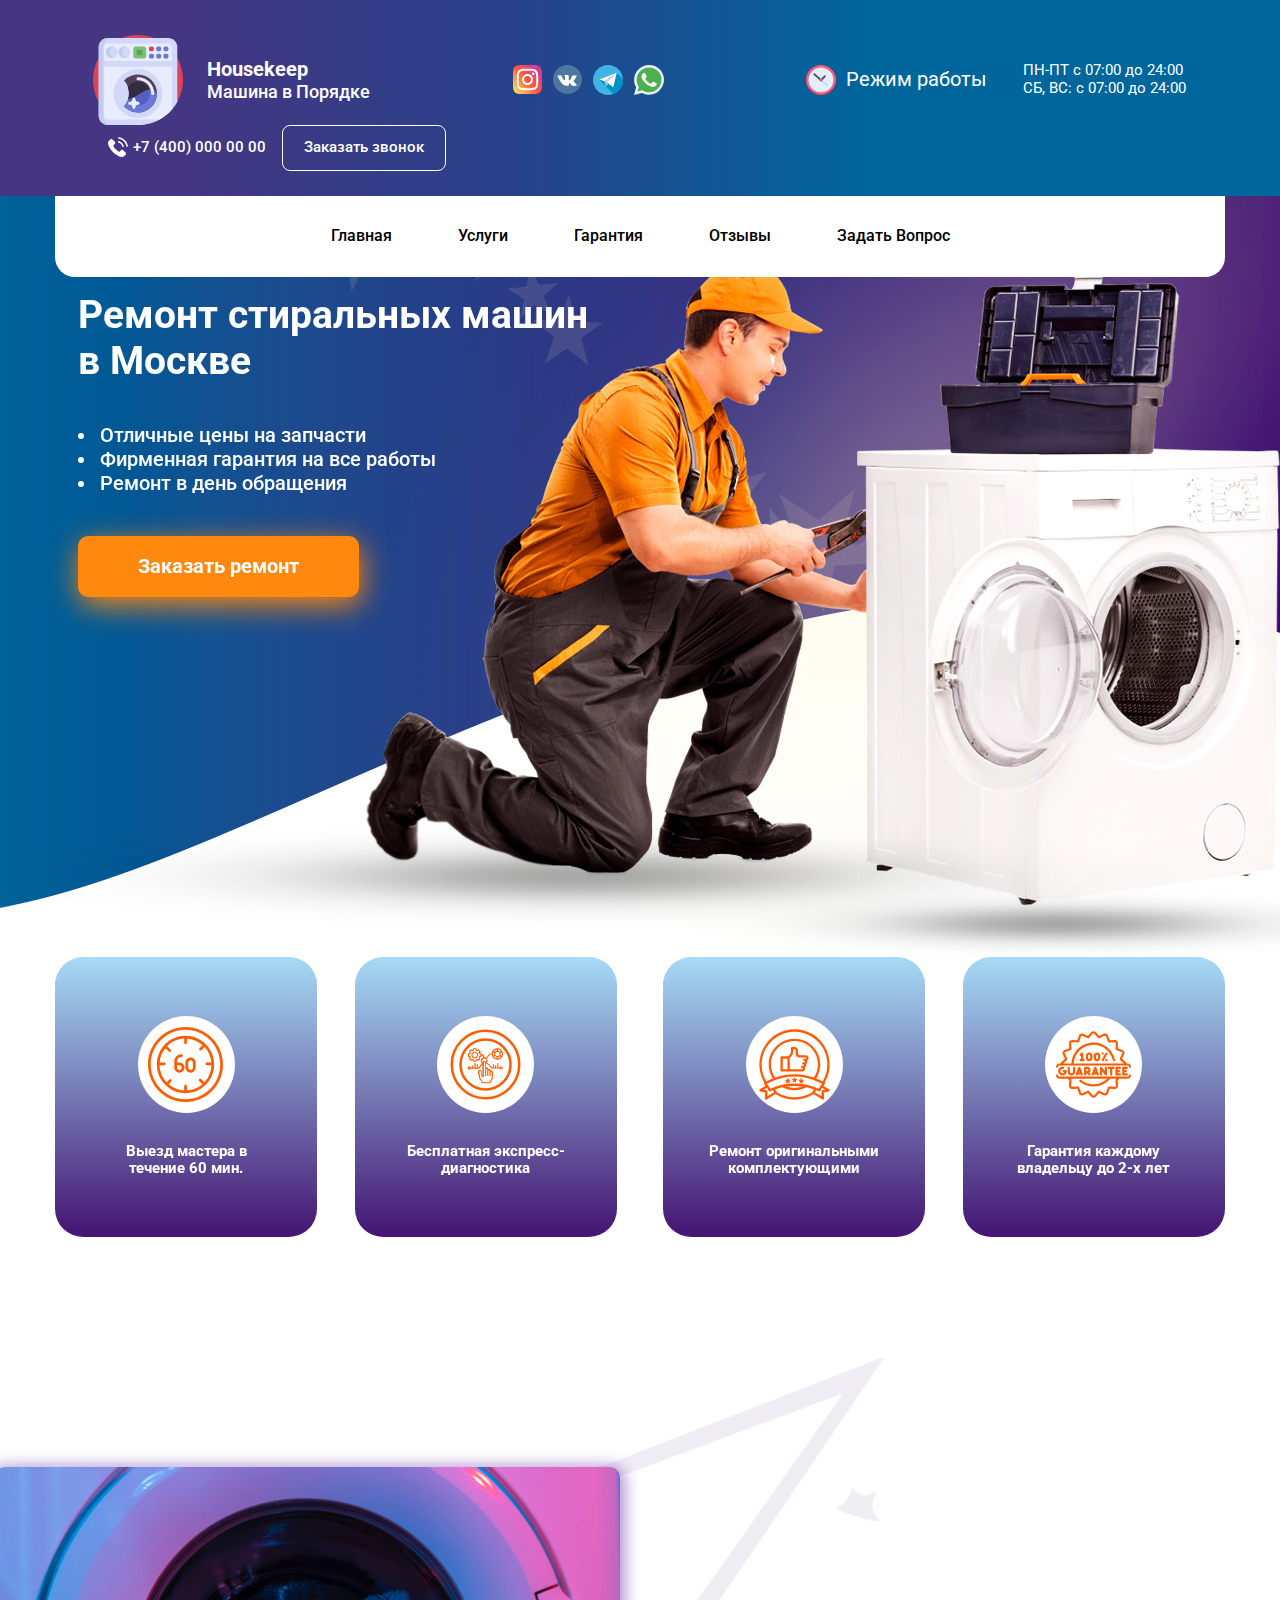
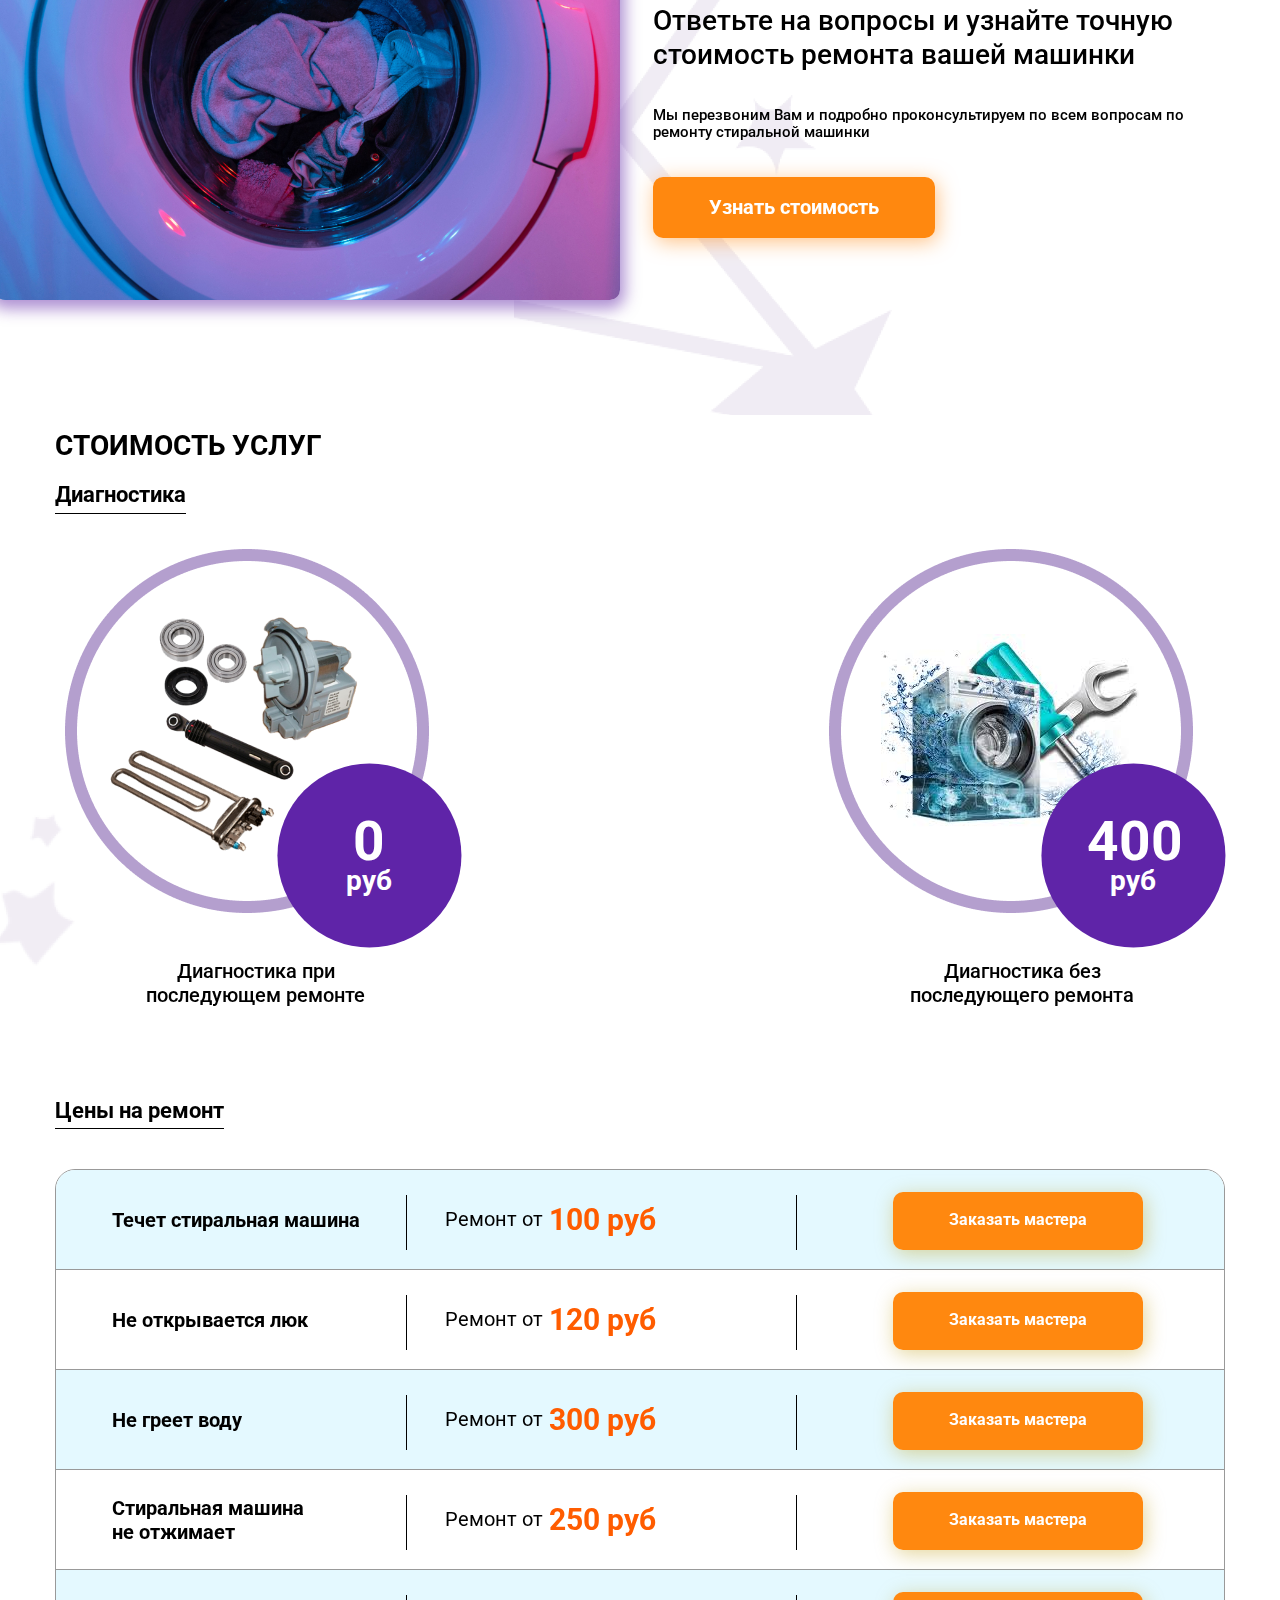
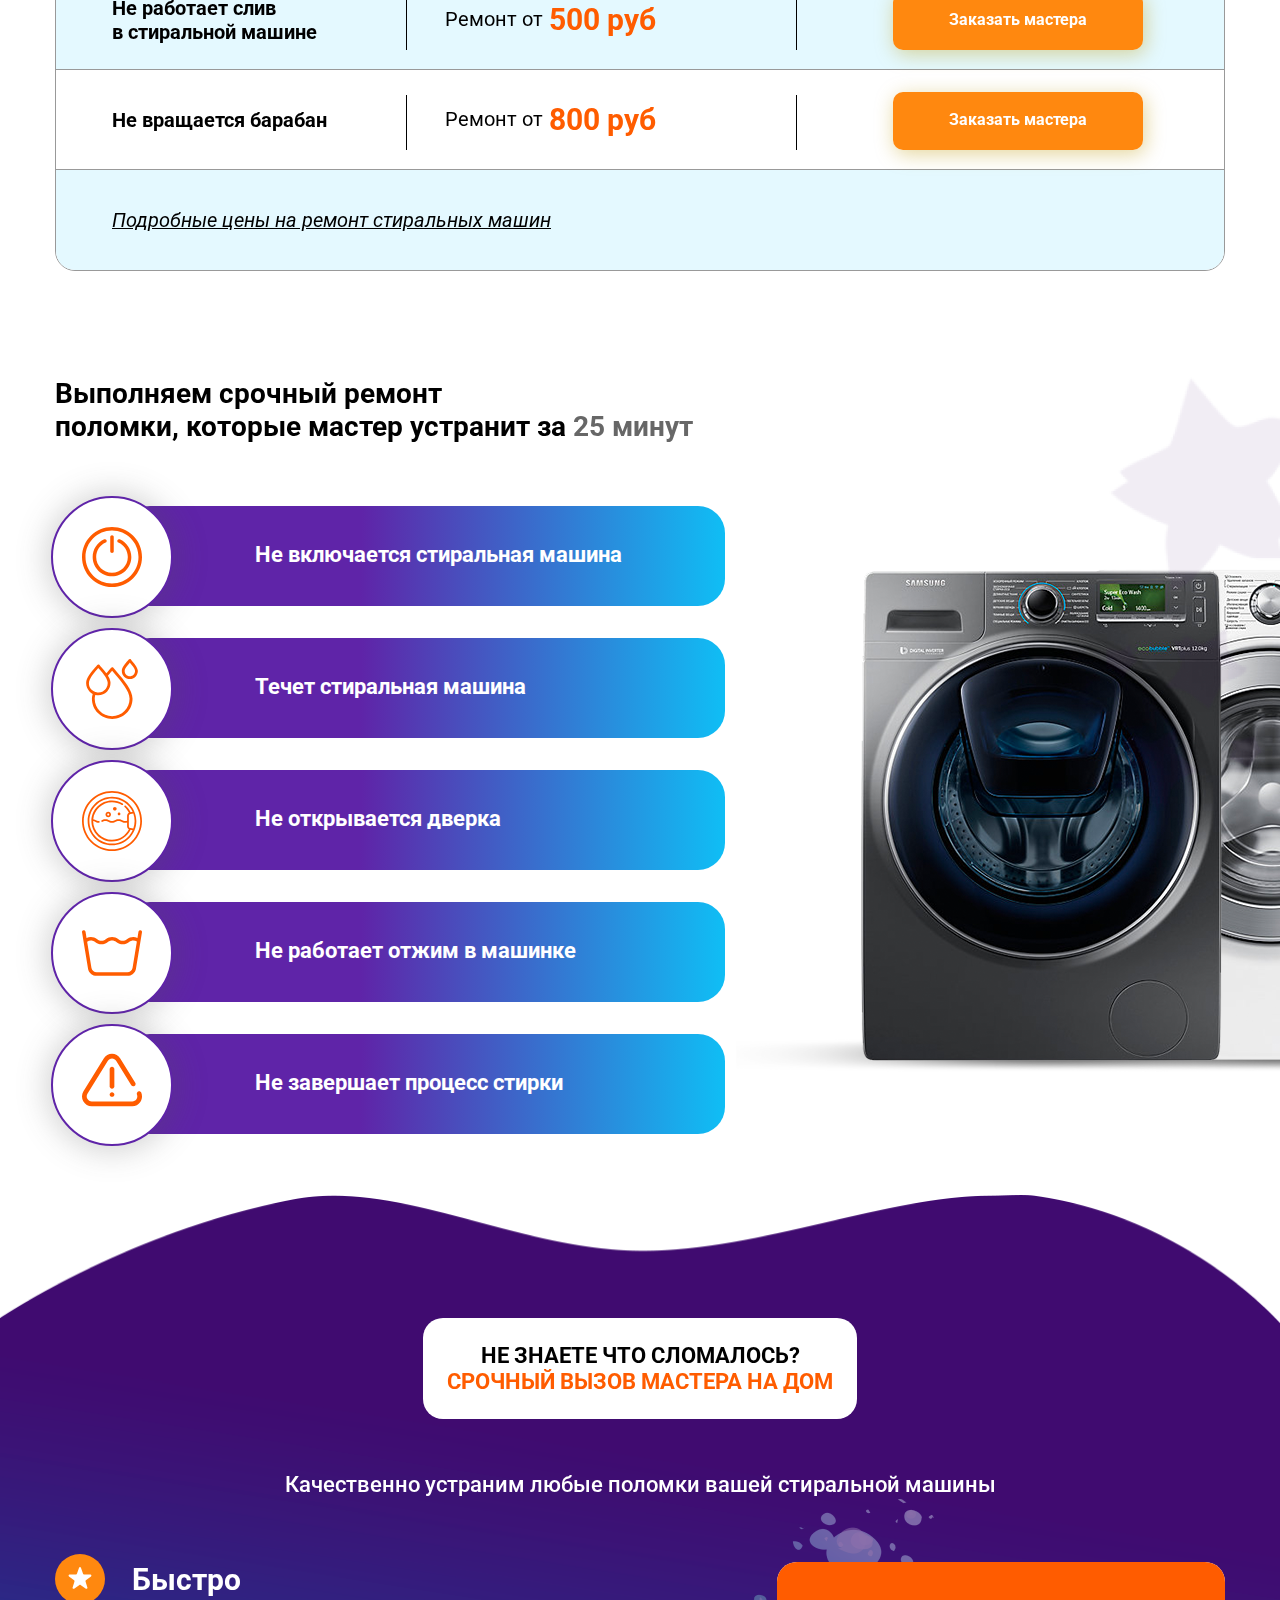
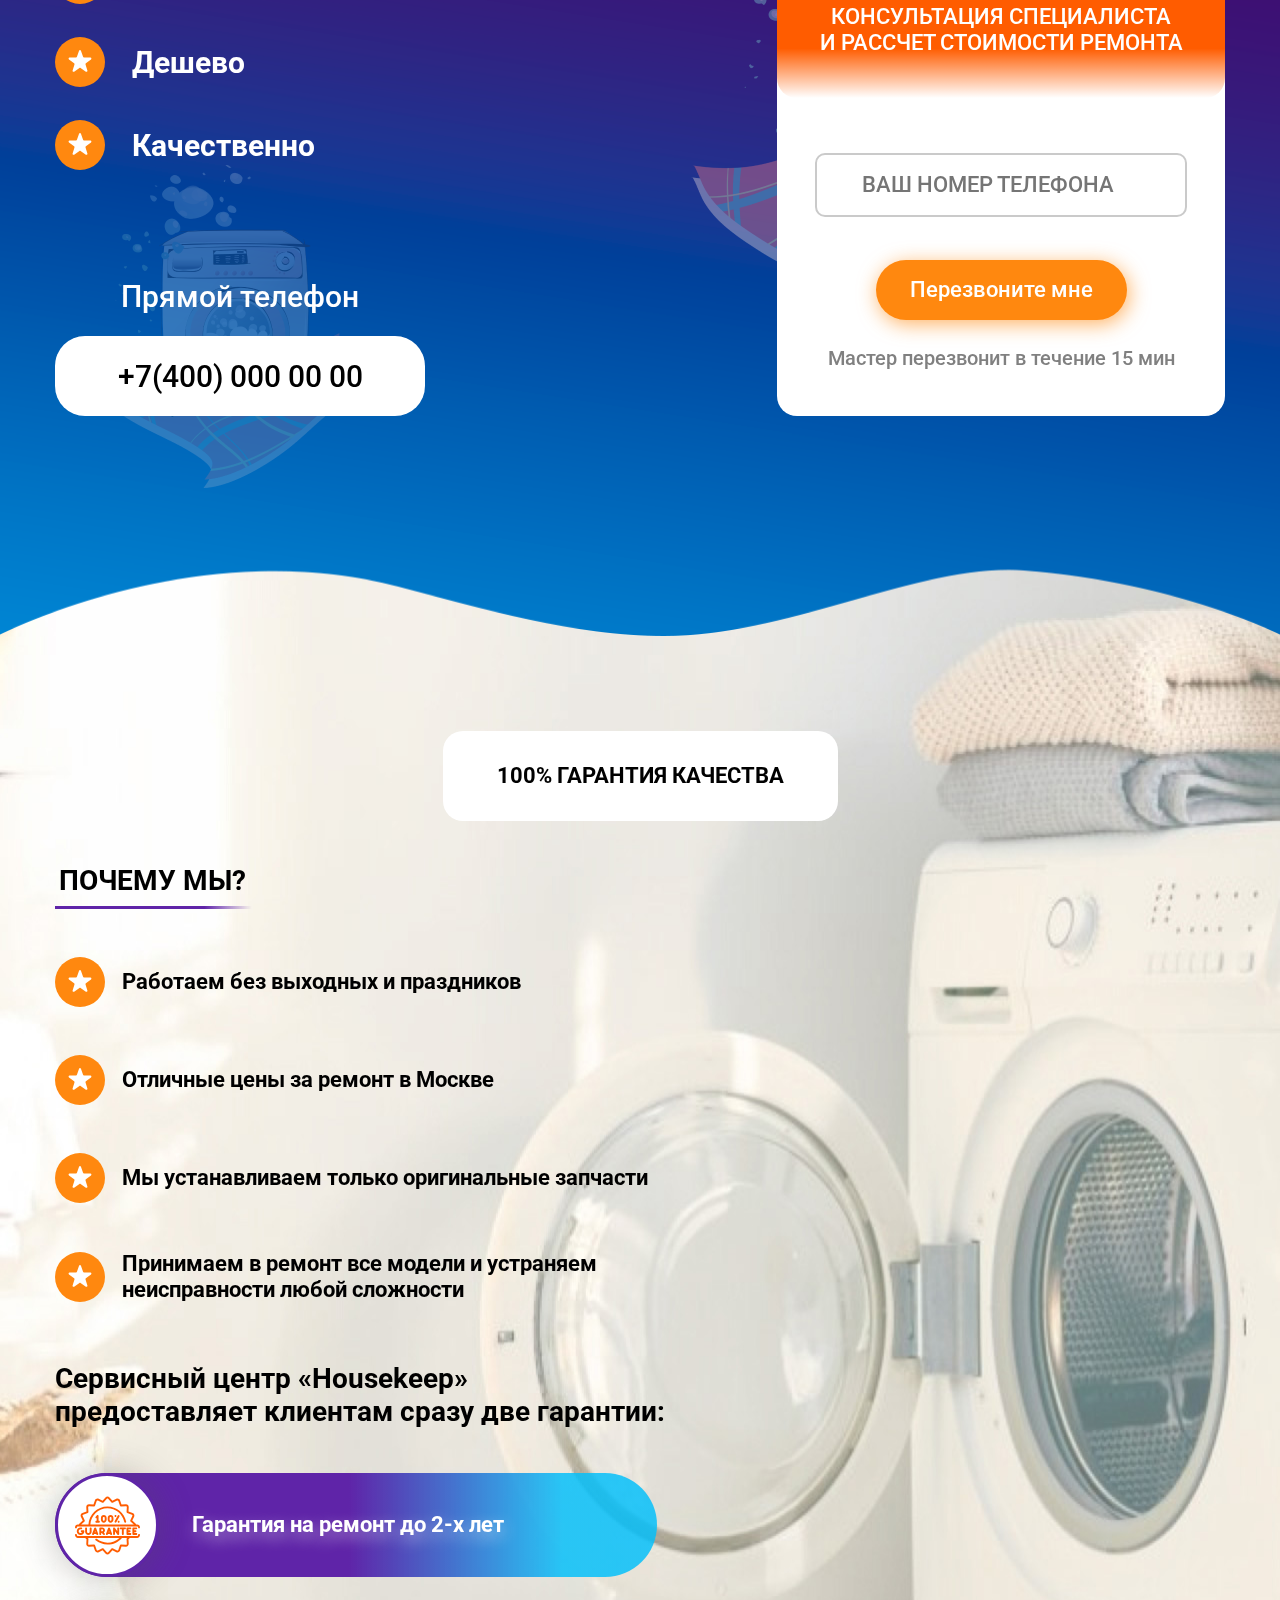
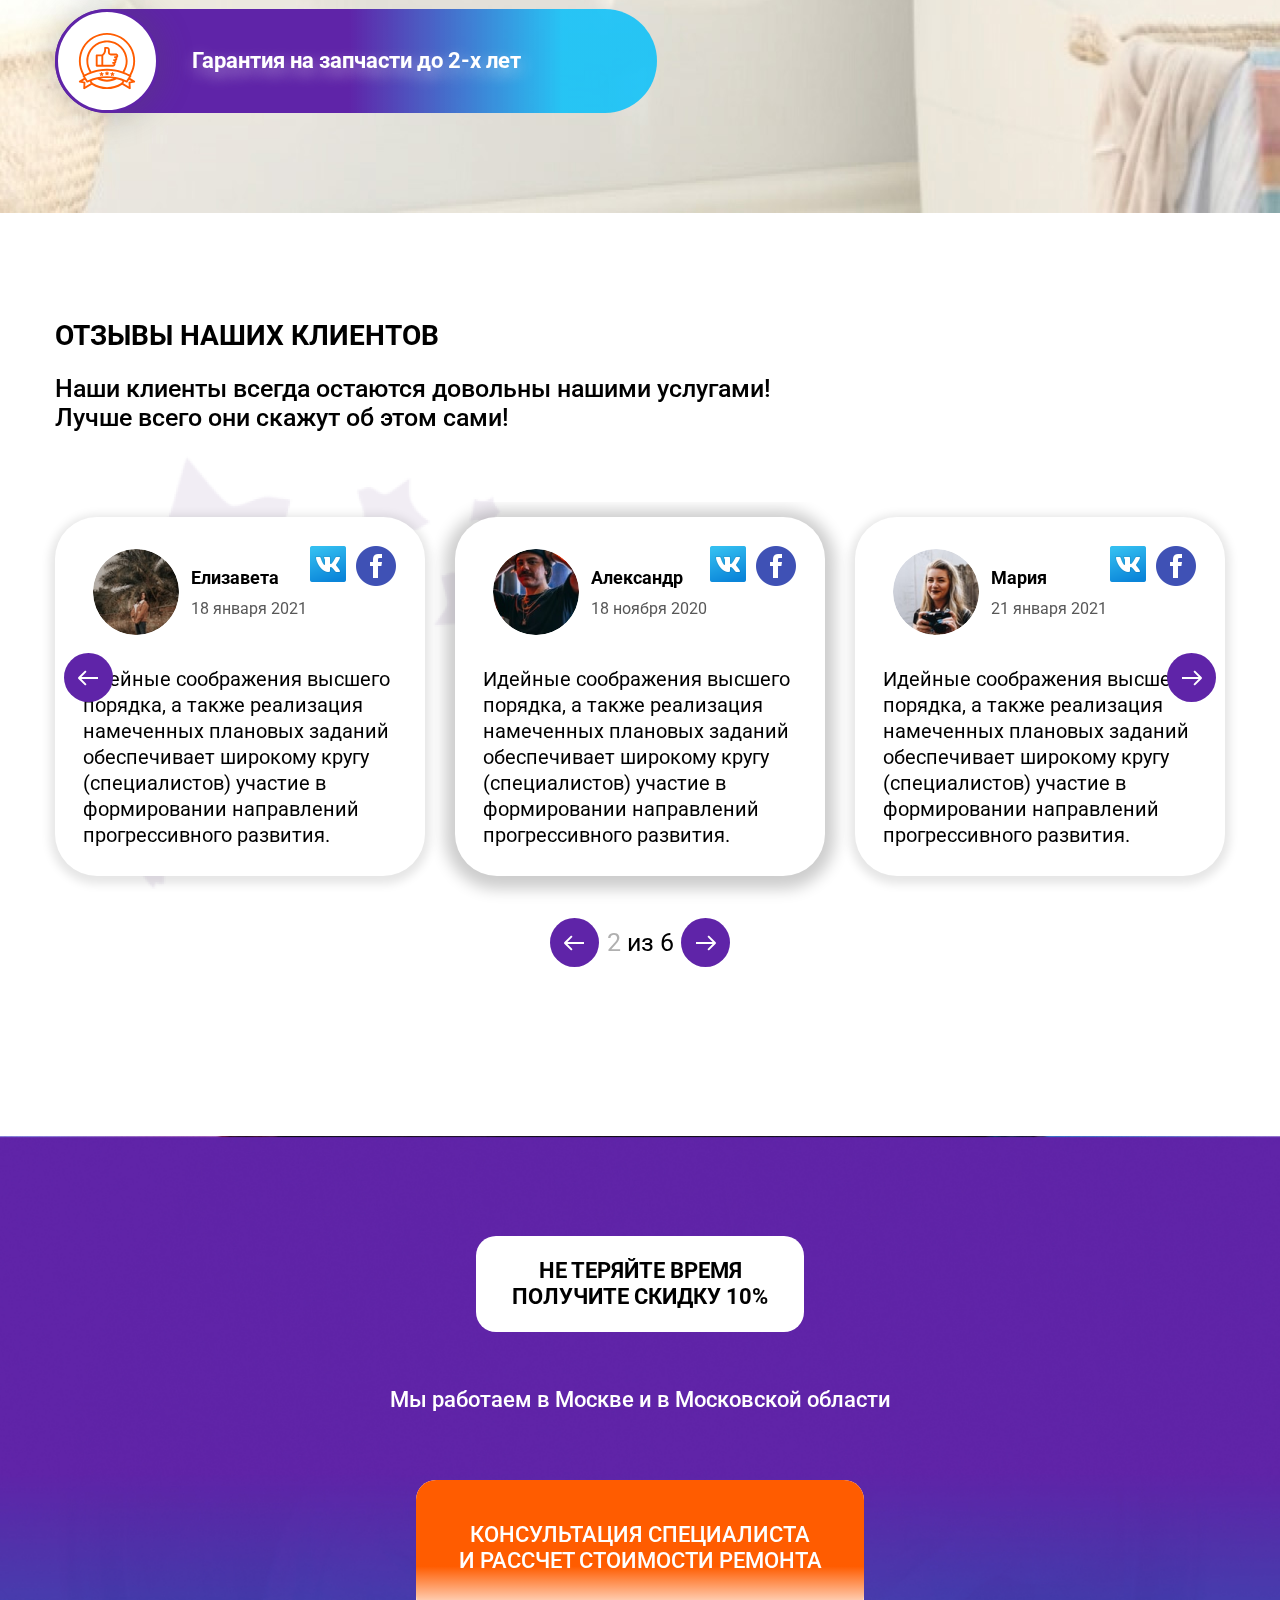
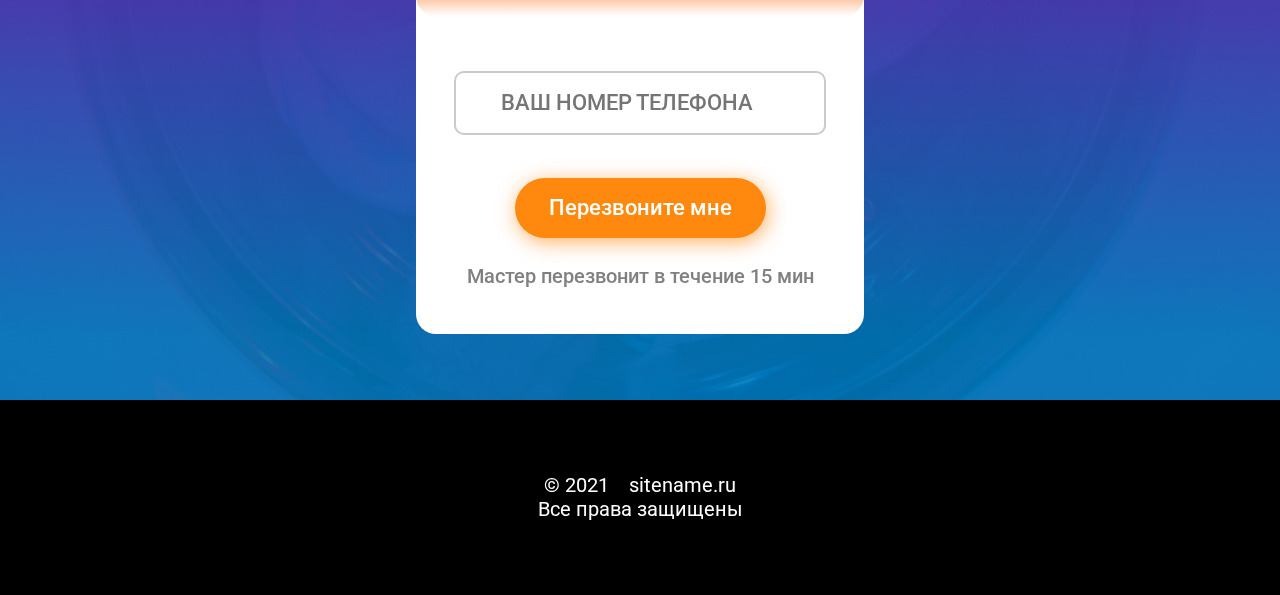
<file: index.html>
<!DOCTYPE html>
<html lang="ru">

<head>
  <meta charset="UTF-8">
  <meta http-equiv="X-UA-Compatible" content="IE=edge">
  <meta name="viewport" content="width=device-width, initial-scale=1.0">
  <link rel="preconnect" href="https://fonts.googleapis.com">
  <link rel="preconnect" href="https://fonts.gstatic.com" crossorigin>
  <link href="https://fonts.googleapis.com/css2?family=Roboto:ital,wght@0,400;0,500;0,700;1,400&display=swap" rel="stylesheet">
  <link rel="stylesheet" href="css/style.css">
  <link
  rel="stylesheet"
  href="https://unpkg.com/swiper@8/swiper-bundle.min.css"
  />
  <title>Housekeep</title>
</head>

<body>
  <div class="wrapper">
<header class="header">
  <div class="header__top">
    <div class="top__container">
      <a href="#" class="logo logo_mobile">
        <img src="/img/logo.svg" alt="Лого Housekeep" class="logo-pic">
        <div class="logo__caption">
          <span class="company-title">Housekeep</span>
          <span class="company-slogan">Машина в Порядке</span>
        </div>
      </a>
      <div class="socials socials_mobile">
        <a href="#" class="socials__item"><img src="/img/icons/instagram.svg" alt=""></a>
        <a href="#" class="socials__item"><img src="/img/icons/vk.svg" alt=""></a>
        <a href="#" class="socials__item"><img src="/img/icons/telegram.svg" alt=""></a>
        <a href="#" class="socials__item"><img src="/img/icons/whatsapp.svg" alt=""></a>
      </div>
      <div class="time time_desktop">
        <div class="time__title">
          <img src="/img/icons/clock.svg" alt="" class="clock-icon">
          <span class="time-caption">Режим работы</span>
        </div>
        <div class="time__work-hours">
          <span class="workdays">ПН-ПТ с 07:00 до 24:00</span>
          <span class="weekends">СБ, ВС: с 07:00 до 24:00</span>
        </div>
      </div>
      <div class="telephone telephone_desktop">
        <a href="tel:+74000000000" class="tel-number">+7&nbsp;(400)&nbsp;000&nbsp;00&nbsp;00</a>
        <a href="#" class="telephone__button">Заказать звонок</a>
      </div>
    </div>
    <a href="#" class="burger-menu">
        <img src="/img/icons/burger.svg" class="burger__icon">
    </a>
  </div>
  <nav class="header__nav-mobile ">
    <ul class="nav-mobile__list">
      <li class="nav-mobile__item"><a href="#intro__anchor" class="nav-menu__link">Главная</a></li>
      <li class="nav-mobile__item"><a href="#services-cost__anchor" class="nav-menu__link">Услуги</a></li>
      <li class="nav-mobile__item"><a href="#why-us__anchor" class="nav-menu__link">Гарантия</a></li>
      <li class="nav-mobile__item"><a href="#reviews__anchor" class="nav-menu__link">Отзывы</a></li>
      <li class="nav-mobile__item"><a href="#discount__anchor" class="nav-menu__link">Задать Вопрос</a></li>
      <li class="nav-mobile__item">
        <div class="time time_tiny-mobile">
          <div class="time__title">
            <img src="/img/icons/clock.svg" alt="" class="clock-icon">
            <span class="time-caption">Режим работы</span>
          </div>
          <div class="time__work-hours">
            <span class="workdays">ПН-ПТ с 07:00 до 24:00</span>
            <span class="weekends">СБ, ВС: с 07:00 до 24:00</span>
          </div>
        </div>
      </li>
    </ul>
  </nav>
  <div class="header__bottom header__bottom_mobile">
    <div class="time time_mobile">
        <div class="time__title">
          <img src="/img/icons/clock.svg" alt="" class="clock-icon">
          <span class="time-caption">Режим работы</span>
        </div>
        <div class="time__work-hours">
          <span class="workdays">ПН-ПТ с 07:00 до 24:00</span>
          <span class="weekends">СБ, ВС: с 07:00 до 24:00</span>
        </div>
    </div>
    <div class="telephone telephone_mobile">
      <svg class="tel-icon" width="20" height="14" viewBox="0 0 20 20" fill="none" xmlns="http://www.w3.org/2000/svg">
      <g clip-path="url(#clip0_3_87)">
      <path d="M15.2053 13.2304C14.5519 12.5853 13.7362 12.5853 13.087 13.2304C12.5917 13.7215 12.0965 14.2126 11.6095 14.712C11.4764 14.8493 11.364 14.8785 11.2017 14.7869C10.8812 14.6121 10.54 14.4706 10.232 14.2792C8.79616 13.3761 7.5934 12.2149 6.52797 10.9081C5.99942 10.2589 5.52914 9.56384 5.20035 8.78142C5.13377 8.62327 5.14625 8.51922 5.27527 8.39021C5.77052 7.9116 6.25329 7.42051 6.74022 6.92941C7.4186 6.24687 7.4186 5.44781 6.73606 4.76111C6.34901 4.3699 5.96197 3.98701 5.57492 3.5958C5.17538 3.19627 4.78001 2.79257 4.37632 2.3972C3.72291 1.76044 2.9072 1.76044 2.25795 2.40136C1.75854 2.89246 1.27993 3.39603 0.772188 3.8788C0.301903 4.32412 0.0646799 4.86932 0.0147382 5.50607C-0.0643362 6.54236 0.189534 7.52039 0.54745 8.47344C1.27993 10.4461 2.39529 12.1983 3.74788 13.8047C5.57492 15.9772 7.75571 17.696 10.3069 18.9362C11.4556 19.4939 12.6458 19.9226 13.9402 19.9933C14.8308 20.0433 15.6049 19.8185 16.225 19.1235C16.6495 18.6491 17.1281 18.2162 17.5776 17.7626C18.2435 17.0884 18.2476 16.2727 17.5859 15.6068C16.7952 14.8119 16.0003 14.0211 15.2053 13.2304Z" fill="#5F24A8"/>
      <path d="M14.4105 9.91343L15.9462 9.65123C15.7048 8.24038 15.0389 6.9627 14.0276 5.94722C12.958 4.87763 11.6054 4.20342 10.1155 3.99533L9.89905 5.53936C11.0519 5.70167 12.1006 6.2219 12.9288 7.0501C13.7113 7.83252 14.2232 8.82303 14.4105 9.91343Z" fill="#020BDE"/>
      <path d="M16.8117 3.23789C15.0388 1.46496 12.7956 0.34543 10.3193 0L10.1029 1.54403C12.2421 1.84368 14.1815 2.81338 15.713 4.34077C17.1655 5.79324 18.1186 7.6286 18.464 9.64708L19.9997 9.38488C19.596 7.04595 18.4931 4.92342 16.8117 3.23789Z" fill="#020BDE"/>
      </g>
      <defs>
      <clipPath id="clip0_3_87">
      <rect width="20" height="20" fill="white"/>
      </clipPath>
      </defs>
      </svg>
      <a href="tel:+74000000000" class="tel-number">+7&nbsp;(400)&nbsp;000&nbsp;00&nbsp;00</a>
      <a href="#" class="telephone__button">Заказать звонок</a>
    </div>
  </div>
  <nav class="header__menu menu_mobile">
    <a href="#intro__anchor" class="nav-menu__link">Главная</a>
    <a href="#services-cost__anchor" class="nav-menu__link">Услуги</a>
    <a href="#why-us__anchor" class="nav-menu__link">Гарантия</a>
    <a href="#reviews__anchor" class="nav-menu__link">Отзывы</a>
    <a href="#discount__anchor" class="nav-menu__link">Задать Вопрос</a>
  </nav>
</header><main class="content">
  <section id ="intro"class="intro-section intro__background">
    <div class="content__container">
      <div id="intro__anchor"></div>
      <div class="intro__top">
        <div class="top__background">
          <img src="/img/bg/1screen__left-elem_tablet.png" class="background__elem-left">
          <img src="/img/bg/1screen__right-elem_tablet.png" class="background__elem-right">
          <img src="/img/bg/1screen__chelik_tablet.png" class="background__chelik">
        </div>
        <h1 class="main-title">Ремонт стиральных машин
          в Москве</h1>
        <ul class="main-title__caption">
          <li class="caption__item"><span class="item__text">Отличные цены на запчасти</span></li>
          <li class="caption__item"><span class="item__text">Фирменная гарантия на все работы</span></li>
          <li class="caption__item"><span class="item__text">Ремонт в день обращения</span></li>
        </ul>
        <a href="#" class="order-btn">Заказать ремонт</a>
      </div>
      <div class="intro__bottom">
        <div class="benefits">
          <div class="benefits__item">
            <div class="item__pic"><img src="/img/icons/trg__60-minutes.svg" alt=""></div>
            <span class="item__caption">Выезд мастера в<br>
              течение 60 мин.</span>
          </div>
          <div class="benefits__item">
            <div class="item__pic"><img src="/img/icons/trg__interactive.svg" alt=""></div>
            <span class="item__caption">Бесплатная экспресс-<br>
              диагностика</span>
          </div>
          <div class="benefits__item">
            <div class="item__pic"><img src="/img/icons/trg__quality.svg" alt=""></div>
            <span class="item__caption">Ремонт оригинальными<br>
              комплектующими</span>
          </div>
          <div class="benefits__item">
            <div class="item__pic"><img src="/img/icons/trg__guarantee.svg" alt=""></div>
            <span class="item__caption">Гарантия каждому<br>
              владельцу до 2-х лет</span>
          </div>
        </div>
        <div class="bottom__background-elem">
          <img src="/img/bg/stars.png" class="background-elem__pic">
        </div>
      </div>
    </div>
  </section>
  <section class="ask-section">
    <div class="content__container--ask">
      <div class="ask-section__pic">
        <img src="/img/askprice.jpg" class="pic_desktop">
        <img src="/img/askprice_tablet.jpg" class="pic_tablet">
        <img src="/img/bg/askprice-bg_mobile.png" class="pic_mobile" srcset="/img/bg/askprice-bg_mobile.png 620w, /img/bg/askprice-bg_tiny 560w">
      </div>
      <div class="ask-section__background-elem">
        <img src="/img/bg/askpricestar_tablet.png" class="background-elem__pic">
      </div>
      <div class="ask-section__text">
        <div class="text_mobile-positioning">
          <h3 class="text__title">Ответьте на вопросы и узнайте точную 
          стоимость ремонта вашей машинки</h3>
          <span class="title__caption">
            Мы перезвоним Вам и подробно проконсультируем
          по&nbsp;всем вопросам по ремонту стиральной машинки
          </span>
          <a href="#" class="ask-btn">Узнать стоимость</a>
        </div>
      </div>
    </div>
  </section>
  <section class="services-cost">
    <div class="content__container services-cost_positioning">
      <div id="services-cost__anchor"></div>
      <h2 class="services-cost__title">Стоимость услуг</h2>
      <img src="/img/bg/stars.png" alt="" class="services__background">
      <div class="services-cost__diagnostic">
        <h3 class="diagnostic__subtitle">Диагностика</h3>
        <div class="diagnostic__vars">
          <div class="diagnostic-var">
            <img src="/img/diagnostic-with-repair.png" class="diagnostic-var__pic diagnostic-var__pic_first">
            <div class="diagnostic-var__price">
              <div class="price__inner">
                <p class="price__value">
                <span class="value__numberic">0</span><span class="value__currency">руб</span>
                </p>
              </div>
            </div>
            <div class="var__description">
              <p class="description__text">
                Диагностика&nbsp;при
последующем ремонте
              </p>
            </div>
          </div>
          <div class="diagnostic-var">
              <img src="/img/diagnostic-without-repair.png" class="diagnostic-var__pic diagnostic-var__pic_second">
            <div class="diagnostic-var__price">
              <div class="price__inner">
                <p class="price__value">
                  <span class="value__numberic">400</span><span class="value__currency">руб</span>
                </p>
              </div>
            </div>
            <div class="var__description">
              <p class="description__text">
                Диагностика&nbsp;без
                последующего ремонта
              </p>
            </div>
          </div>
        </div>
      </div>
      <div class="services-cost__repairs">
        <h3 class="services-cost__subtitle">Цены на ремонт</h3>
        <div class="repairs__inner">
          <table class="repairs__table">
            <tr>
              <td><p class="table__first-column">Течет стиральная машина</p></td>
              <td><p class="table__second-column">Ремонт от <span>100 руб</span></p></td>
              <td><a href="#" class="table__btn">Заказать мастера</a></td>
            </tr>
            <tr>
              <td><p class="table__first-column">Не открывается люк</p></td>
              <td><p class="table__second-column">Ремонт от <span>120 руб</span></p></td>
              <td><a href="#" class="table__btn">Заказать мастера</a></td>
            </tr>
            <tr>
              <td><p class="table__first-column">Не греет воду</p></td>
              <td><p class="table__second-column">Ремонт от <span>300 руб</span></p></td>
              <td><a href="#" class="table__btn">Заказать мастера</a></td>
            </tr>
            <tr>
              <td><p class="table__first-column">Стиральная машина не&nbsp;отжимает</p></td>
              <td><p class="table__second-column">Ремонт от <span>250 руб</span></p></td>
              <td><a href="#" class="table__btn">Заказать мастера</a></td>
            </tr>
            <tr>
              <td><p class="table__first-column">Не работает слив в&nbsp;стиральной машине</p></td>
              <td><p class="table__second-column">Ремонт от <span>500 руб</span></p></td>
              <td><a href="#" class="table__btn">Заказать мастера</a></td>
            </tr>
            <tr>
              <td><p class="table__first-column">Не вращается барабан</p></td>
              <td><p class="table__second-column">Ремонт от <span>800 руб</span></p></td>
              <td><a href="#" class="table__btn">Заказать мастера</a></td>
            </tr>
            <tr>
              <td colspan="3"><p class="table__notice">Подробные цены на ремонт стиральных машин</p></td>
            </tr>
          </table>
          <div class="table__under-btn"><a href="#" class="ask-btn">Заказать мастера</a></div>
        </div>
      </div>
      <div class="services-cost__breakdowns">
        <p class="breakdowns__statement">Выполняем срочный ремонт<br> поломки, которые мастер устранит за <span>25 минут</span></p>
        <img src="/img/bg/stars.png" class="breakdowns__background">
        <div class="breakdowns__content">
          <ul class="breakdowns__list">
            <li class="breakdowns__item">Не включается стиральная <span class="br-tablet"><br></span>машина</li>
            <li class="breakdowns__item">Течет стиральная <span class="br-tablet"><br></span>машина</li>
            <li class="breakdowns__item">Не открывается <span class="br-tablet"><br></span>дверка</li>
            <li class="breakdowns__item">Не работает отжим в <span class="br-tablet"><br></span> машинке</li>
            <li class="breakdowns__item">Не завершает <span class="br-tablet"><br></span>процесс стирки</li>
          </ul>
          <div class="advanteges__pic-place"><img src="/img/wash-machines.png" class="advanteges__pic"></div>
        </div>
      </div>
    </div>
  </section>
  <section class="consulting consulting_positioning">
    <div class="content__container">
      <div class="consulting__background">
        <img src="../img/bg/consulting-bg.png" class="background__main">
        <img src="../img/bg/consulting-bg_tablet.png" class="background__main_tablet">
        <div class="background__elems">
          <img src="../img/drawed-machine.png" class="background__elem">
          <img src="../img/drawed-machine_transp.png" class="background__elem">
        </div>
      </div>
      <div class="consulting__content">
        <h3 class="consulting__title">НЕ ЗНАЕТЕ ЧТО СЛОМАЛОСЬ?<br>
          <span>СРОЧНЫЙ ВЫЗОВ МАСТЕРА НА ДОМ</span></h3>
        <p class="consulting__subtitle">
          Качественно устраним любые поломки<span class="subtitle__br"><br></span> вашей стиральной машины
        </p>
        <div class="consulting__inner">
          <div class="consulting__left-column">
            <ul class="consulting__qualities">
              <li class="qualities__item">
                <img src="/img/icons/star.svg" class="qualities-pic"></img><span>Быстро</span></li>
              <li class="qualities__item">
                <img src="/img/icons/star.svg" class="qualities-pic"><span>Дешево</span></li>
              <li class="qualities__item">
                <img src="/img/icons/star.svg" class="qualities-pic"><span>Качественно</span></li>
            </ul>
            <div class="consulting__number">
              <span class="number__caption">Прямой телефон</span>
              <p class="number__value">+7(400)&nbsp;000&nbsp;00&nbsp;00</p>
            </div>
          </div>
          <div class="consulting__right-column">
            <form class="callback-form">
              <div class="callback-form__top">
                <span class="callback-form__headline">
                  КОНСУЛЬТАЦИЯ СПЕЦИАЛИСТА И&nbsp;РАССЧЕТ СТОИМОСТИ РЕМОНТА
                </span>
              </div>
              <div class="callback-form__content">
                <input type="tel" name="telNumb" id="telNumb" class="callback-form__input" placeholder="ВАШ НОМЕР ТЕЛЕФОНА">
                <button type="submit" href="#" class="callback-form__btn">Перезвоните мне</button>
                <p class="callback-form__caption">Мастер перезвонит в течение 15 мин</p>
              </div>
            </form>
          </div>
        </div>
      </div>
    </div>
  </section>
  <section class="why-us why-us_positioning">
    <div class="content__container">
      <div id="why-us__anchor"></div>
      <div class="why-us__background">
        <img src="/img/bg/garant.jpg" alt="" class="background__img">
      </div>
      <div class="why-us__content">
        <span class="why-us__quality-guarantees">100% ГАРАНТИЯ КАЧЕСТВА</span>
        <div class="why-us__inner">
          <h2 class="why-us__title">Почему МЫ?</h2>
          <ul class="why-us__qualities">
              <li class="qualities__item">
                <img src="/img/icons/star.svg" class="qualities-pic"><span>Работаем без выходных и праздников</span></li>
              <li class="qualities__item">
                <img src="/img/icons/star.svg" class="qualities-pic"><span>Отличные цены за ремонт в Москве</span></li>
              <li class="qualities__item">
                <img src="/img/icons/star.svg" class="qualities-pic"><span>Мы устанавливаем только <br class="br_tinie">оригинальные запчасти</span></li>
              <li class="qualities__item">
                <img src="/img/icons/star.svg" class="qualities-pic"><span>
                  Принимаем в ремонт все модели <br class="br_tinie">и устраняем <br>
                  неисправности <br class="br_tinie">любой сложности
                </span>
              </li>
          </ul>
          <p class="why-us__guarantees">Сервисный центр «Housekeep»<br class="br_tinie"><br>
предоставляет клиентам<br class="br_tinie"> сразу две гарантии:</p>
          <ul class="guarantees__list">
            <li class="guarantees__item">Гарантия на ремонт<br> до&nbsp;2-&#x2060;х&nbsp;лет</li>
            <li class="guarantees__item">Гарантия на запчасти<br> до&nbsp;2-&#x2060;х&nbsp;лет</li>
          </ul>
        </div>
      </div>
    </div>
  </section>
  <section class="reviews reviews_positioning">
    <div class="content__container container_review">
      <div id="reviews__anchor"></div>
      <div class="reviews__background">
        <img src="/img/bg/stars.png" alt="" class="background__img">
      </div>
      <h2 class="reviews__title">
        ОТЗЫВЫ НАШИХ КЛИЕНТОВ
      </h2>
      <p class="title__caption">
        Наши клиенты всегда остаются довольны нашими услугами!<br>
        Лучше всего они скажут об этом сами!
      </p>
      <div class="reviews__slider swiper-container">
        <div class="swiper-wrapper slider__wrapper">
          <div class="swiper-slide slider__slide unselectable"><div class="reviews__item">
            <div class="item__top">
              <img src="/img/feed1.png" class="reviewer-avatar">
              <div class="review-id">
                <p class="reviewer-name">Елизавета</p>
                <p class="review-date">18 января <span class="br-tablet"><br></span>2021</p>
              </div>
              <div class="review-socials">
                <a href="#" class="socials__link link_vk"><img src="/img/icons/feed-vk.svg"></a>
                <a href="#" class="socials__link link_fb"><img src="/img/icons/feed-fb.svg"></a>
              </div>
            </div>
            <div class="item__bottom">
              <p class="review-text">Идейные соображения высшего порядка, а также реализация намеченных плановых заданий обеспечивает широкому кругу (специалистов) участие в формировании направлений прогрессивного развития.</p>
            </div>
          </div></div>
          <div class="swiper-slide slider__slide unselectable"><div class="reviews__item">
            <div class="item__top">
              <img src="/img/feed2.png" class="reviewer-avatar">
              <div class="review-id">
                <p class="reviewer-name">Александр</p>
                <p class="review-date">18 ноября <span class="br-tablet"><br></span>2020</p>
              </div>
              <div class="review-socials">
                <a href="#" class="socials__link link_vk"><img src="/img/icons/feed-vk.svg"></a>
                <a href="#" class="socials__link link_fb"><img src="/img/icons/feed-fb.svg"></a>
              </div>
            </div>
            <div class="item__bottom">
              <p class="review-text">Идейные соображения высшего порядка, а также реализация намеченных плановых заданий обеспечивает широкому кругу (специалистов) участие в формировании направлений прогрессивного развития.</p>
            </div>
          </div></div>
          <div class="swiper-slide slider__slide unselectable"><div class="reviews__item">
            <div class="item__top">
              <img src="/img/feed3.png" class="reviewer-avatar">
              <div class="review-id">
                <p class="reviewer-name">Мария</p>
                <p class="review-date">21 января <span class="br-tablet"><br></span>2021</p>
              </div>
              <div class="review-socials">
                <a href="#" class="socials__link link_vk"><img src="/img/icons/feed-vk.svg"></a>
                <a href="#" class="socials__link link_fb"><img src="/img/icons/feed-fb.svg"></a>
              </div>
            </div>
            <div class="item__bottom">
              <p class="review-text">Идейные соображения высшего порядка, а также реализация намеченных плановых заданий обеспечивает широкому кругу (специалистов) участие в формировании направлений прогрессивного развития.</p>
            </div>
          </div></div>
          <div class="swiper-slide slider__slide unselectable"><div class="reviews__item">
            <div class="item__top">
              <img src="/img/feed1.png" class="reviewer-avatar">
              <div class="review-id">
                <p class="reviewer-name">Елизавета</p>
                <p class="review-date">18 января <span class="br-tablet"><br></span>2021</p>
              </div>
              <div class="review-socials">
                <a href="#" class="socials__link link_vk"><img src="/img/icons/feed-vk.svg"></a>
                <a href="#" class="socials__link link_fb"><img src="/img/icons/feed-fb.svg"></a>
              </div>
            </div>
            <div class="item__bottom">
              <p class="review-text">Идейные соображения высшего порядка, а также реализация намеченных плановых заданий обеспечивает широкому кругу (специалистов) участие в формировании направлений прогрессивного развития.</p>
            </div>
          </div></div>
          <div class="swiper-slide slider__slide unselectable"><div class="reviews__item">
            <div class="item__top">
              <img src="/img/feed2.png" class="reviewer-avatar">
              <div class="review-id">
                <p class="reviewer-name">Александр</p>
                <p class="review-date">18 ноября <span class="br-tablet"><br></span>2020</p>
              </div>
              <div class="review-socials">
                <a href="#" class="socials__link link_vk"><img src="/img/icons/feed-vk.svg"></a>
                <a href="#" class="socials__link link_fb"><img src="/img/icons/feed-fb.svg"></a>
              </div>
            </div>
            <div class="item__bottom">
              <p class="review-text">Идейные соображения высшего порядка, а также реализация намеченных плановых заданий обеспечивает широкому кругу (специалистов) участие в формировании направлений прогрессивного развития.</p>
            </div>
          </div></div>
          <div class="swiper-slide slider__slide unselectable"><div class="reviews__item">
            <div class="item__top">
              <img src="/img/feed3.png" class="reviewer-avatar">
              <div class="review-id">
                <p class="reviewer-name">Мария</p>
                <p class="review-date">21 января <span class="br-tablet"><br></span>2021</p>
              </div>
              <div class="review-socials">
                <a href="#" class="socials__link link_vk"><img src="/img/icons/feed-vk.svg"></a>
                <a href="#" class="socials__link link_fb"><img src="/img/icons/feed-fb.svg"></a>
              </div>
            </div>
            <div class="item__bottom">
              <p class="review-text">Идейные соображения высшего порядка, а также реализация намеченных плановых заданий обеспечивает широкому кругу (специалистов) участие в формировании направлений прогрессивного развития.</p>
            </div>
          </div></div>
        </div>
        <div class="swiper-button-prev swiper-button-prev_desktop"></div>
        <div class="swiper-button-next swiper-button-next_desktop"></div>
        <div class="slider__pagination-nav">
          <div class="swiper-button-prev pagination-button-prev"></div>
          <div class="swiper-pagination"></div>
          <div class="swiper-button-next pagination-button-next"></div>
        </div>
      </div>
    </div>
  </section>
  <section class="discount-section discount_background">
    <div class="content__container">
      <div id="discount__anchor"></div>
      <div class="discount__inner">
        <h2 class="discount__title">НЕ ТЕРЯЙТЕ ВРЕМЯ <br>ПОЛУЧИТЕ СКИДКУ 10%</h2>
        <p class="discount__caption">Мы работаем в Москве и в Московской области</p>
        <form class="callback-form callback-form_discount-positioning">
          <div class="callback-form__top">
            <span class="callback-form__headline">
              КОНСУЛЬТАЦИЯ СПЕЦИАЛИСТА И&nbsp;РАССЧЕТ СТОИМОСТИ РЕМОНТА
            </span>
          </div>
          <div class="callback-form__content">
            <input type="tel" name="telNumb" id="telNumb" class="callback-form__input" placeholder="ВАШ НОМЕР ТЕЛЕФОНА">
            <button type="submit" href="#" class="callback-form__btn">Перезвоните мне</button>
            <p class="callback-form__caption">Мастер перезвонит в течение 15 мин</p>
          </div>
        </form>
      </div>
    </div>
  </section>
</main><footer class="footer">
  <div class="footer-container">
    <div class="copyright">
      <div class="site-name"><span>© 2021</span><span>sitename.ru</span></div>
      <div class="rights"><span>Все права защищены</span></div>
    </div>
  </div>
</footer>  </div>

  <script src="https://unpkg.com/swiper@8/swiper-bundle.min.js"></script>
  <script src="/js/swiper.js"></script>
  <script src="/js/burger.js"></script>
  <script src="/js/photo-adaptive.js"></script>
</body>

</html>
</file>
<file: css/style.css>
@charset "UTF-8";
/*Обнуление*/
* {
  padding: 0;
  margin: 0;
  border: 0;
}

*, *:before, *:after {
  -webkit-box-sizing: border-box;
  box-sizing: border-box;
}

:focus, :active {
  outline: none;
}

a:focus, a:active {
  outline: none;
}

nav, footer, header, aside {
  display: block;
}

html, body {
  height: 100%;
  width: 100%;
  font-size: 100%;
  line-height: 1;
  font-family: "Roboto";
  font-size: 14px;
  -ms-text-size-adjust: 100%;
  -moz-text-size-adjust: 100%;
  -webkit-text-size-adjust: 100%;
}

input, button, textarea {
  font-family: inherit;
}

input::-ms-clear {
  display: none;
}

button {
  cursor: pointer;
}

button::-moz-focus-inner {
  padding: 0;
  border: 0;
}

a, a:visited {
  text-decoration: none;
}

a:hover {
  text-decoration: none;
}

ul li {
  list-style: none;
}

img {
  vertical-align: top;
}

h1, h2, h3, h4, h5, h6 {
  font-size: inherit;
  font-weight: inherit;
}

/*--------------------*/
.header__top .top__container .logo .logo__caption .company-title {
  font-family: "Roboto";
  font-weight: 700;
  font-style: normal;
  font-size: 1.4285rem;
  line-height: 23.44px;
  color: #ffffff;
}
@media (max-width: 560px) {
  .header__top .top__container .logo .logo__caption .company-title {
    font-family: "Roboto";
    font-weight: 700;
    font-style: normal;
    font-size: 1.2142rem;
    line-height: 19.92px;
    color: #ffffff;
  }
}

.header__top .top__container .logo .logo__caption .company-slogan {
  font-family: "Roboto";
  font-weight: 500;
  font-style: normal;
  font-size: 1.285rem;
  line-height: 21.09px;
  color: #ffffff;
}
@media (max-width: 560px) {
  .header__top .top__container .logo .logo__caption .company-slogan {
    font-family: "Roboto";
    font-weight: 500;
    font-style: normal;
    font-size: 1rem;
    line-height: 16.41px;
    color: #ffffff;
  }
}

.time .time__title .time-caption {
  font-family: "Roboto";
  font-weight: 400;
  font-style: normal;
  font-size: 1.4285rem;
  line-height: 23.44px;
  color: #ffffff;
}

.time .time__work-hours {
  font-family: "Roboto";
  font-weight: 400;
  font-style: normal;
  font-size: 1.0714rem;
  line-height: 17.58px;
  color: #ffffff;
}
@media (max-width: 920px) {
  .time .time__work-hours {
    font-family: "Roboto";
    font-weight: 400;
    font-style: normal;
    font-size: 0.9285rem;
    line-height: 15.23px;
    color: #ffffff;
  }
}

.telephone .tel-number,
.telephone .telephone__button {
  font-family: "Roboto";
  font-weight: 500;
  font-style: normal;
  font-size: 1.0714rem;
  line-height: 17.58px;
  color: #ffffff;
}
@media (max-width: 560px) {
  .telephone .tel-number,
.telephone .telephone__button {
    font-family: "Roboto";
    font-weight: 500;
    font-style: normal;
    font-size: 1rem;
    line-height: 16.41px;
    color: #ffffff;
  }
}

.header__menu .nav-menu__link {
  font-family: "Roboto";
  font-weight: 500;
  font-style: normal;
  font-size: 1.1428rem;
  line-height: 18.75px;
  color: #000000;
}

.copyright span {
  font-family: "Roboto";
  font-weight: 400;
  font-style: normal;
  font-size: 1.4285rem;
  line-height: 23.44px;
  color: #ffffff;
}
@media (max-width: 920px) {
  .copyright span {
    font-family: "Roboto";
    font-weight: 400;
    font-style: normal;
    font-size: 1.0714rem;
    line-height: 17.58px;
    color: #8B8B8B;
  }
}

.intro__top .main-title {
  font-family: "Roboto";
  font-weight: 700;
  font-style: normal;
  font-size: 2.7857rem;
  line-height: 45.7px;
  color: #ffffff;
}
@media (max-width: 560px) {
  .intro__top .main-title {
    font-family: "Roboto";
    font-weight: 700;
    font-style: normal;
    font-size: 1.7857rem;
    line-height: 29.3px;
    color: #ffffff;
  }
}

.intro__top .main-title__caption .caption__item {
  font-family: "Roboto";
  font-weight: 500;
  font-style: normal;
  font-size: 1.4285rem;
  line-height: 23.94px;
  color: #ffffff;
}
@media (max-width: 560px) {
  .intro__top .main-title__caption .caption__item {
    font-family: "Roboto";
    font-weight: 500;
    font-style: normal;
    font-size: 1rem;
    line-height: 20.35px;
    color: #ffffff;
  }
}

.services-cost .services-cost__repairs .repairs__inner .table__under-btn .ask-btn, .ask-section .ask-section__text .ask-btn, .intro__top .order-btn {
  font-family: "Roboto";
  font-weight: 700;
  font-style: normal;
  font-size: 1.4285rem;
  line-height: 18.75px;
  color: #ffffff;
}
@media (max-width: 620px) {
  .services-cost .services-cost__repairs .repairs__inner .table__under-btn .ask-btn, .ask-section .ask-section__text .ask-btn, .intro__top .order-btn {
    font-family: "Roboto";
    font-weight: 700;
    font-style: normal;
    font-size: 1.1428rem;
    line-height: 18.75px;
    color: #ffffff;
  }
}

.intro__bottom .benefits .benefits__item .item__caption {
  font-family: "Roboto";
  font-weight: 700;
  font-style: normal;
  font-size: 1.0714rem;
  line-height: 17.58px;
  color: #ffffff;
}
@media (max-width: 560px) {
  .intro__bottom .benefits .benefits__item .item__caption {
    font-family: "Roboto";
    font-weight: 700;
    font-style: normal;
    font-size: 1rem;
    line-height: 16.41px;
    color: #ffffff;
  }
}

.ask-section .ask-section__text .text__title {
  font-family: "Roboto";
  font-weight: 500;
  font-style: normal;
  font-size: 2rem;
  line-height: 33.51px;
  color: #000000;
}
@media (max-width: 920px) {
  .ask-section .ask-section__text .text__title {
    font-family: "Roboto";
    font-weight: 500;
    font-style: normal;
    font-size: 1.4285rem;
    line-height: 24px;
    color: #000000;
  }
}
@media (max-width: 560px) {
  .ask-section .ask-section__text .text__title {
    font-family: "Roboto";
    font-weight: 500;
    font-style: normal;
    font-size: 1.14285rem;
    line-height: 19.15px;
    color: #000000;
  }
}

.ask-section .ask-section__text .title__caption {
  font-family: "Roboto";
  font-weight: 500;
  font-style: normal;
  font-size: 1.0714rem;
  line-height: 17.95px;
  color: #000000;
}
@media (max-width: 560px) {
  .ask-section .ask-section__text .title__caption {
    font-family: "Roboto";
    font-weight: 500;
    font-style: normal;
    font-size: 0.9285rem;
    line-height: 15.56px;
    color: #000000;
  }
}

.services-cost .services-cost__title {
  font-family: "Roboto";
  font-weight: 700;
  font-style: normal;
  font-size: 2rem;
  line-height: 32.81px;
  color: #000000;
}
@media (max-width: 620px) {
  .services-cost .services-cost__title {
    font-family: "Roboto";
    font-weight: 700;
    font-style: normal;
    font-size: 1.4285rem;
    line-height: 23.44px;
    color: #000000;
  }
}

.services-cost .services-cost__repairs .services-cost__subtitle, .services-cost .services-cost__diagnostic .diagnostic__subtitle {
  font-family: "Roboto";
  font-weight: 700;
  font-style: normal;
  font-size: 1.5714rem;
  line-height: 25.78px;
  color: #000000;
}
@media (max-width: 620px) {
  .services-cost .services-cost__repairs .services-cost__subtitle, .services-cost .services-cost__diagnostic .diagnostic__subtitle {
    font-family: "Roboto";
    font-weight: 700;
    font-style: normal;
    font-size: 1.2857rem;
    line-height: 21.09px;
    color: #000000;
  }
}

.services-cost .services-cost__diagnostic .diagnostic__vars .diagnostic-var span:first-child {
  font-family: "Roboto";
  font-weight: 700;
  font-style: normal;
  font-size: 3.9285rem;
  line-height: 64.45px;
  color: #ffffff;
}
@media (max-width: 920px) {
  .services-cost .services-cost__diagnostic .diagnostic__vars .diagnostic-var span:first-child {
    font-family: "Roboto";
    font-weight: 700;
    font-style: normal;
    font-size: 2.5rem;
    line-height: 41px;
    color: #ffffff;
  }
}

.services-cost .services-cost__diagnostic .diagnostic__vars .diagnostic-var span:last-child {
  font-family: "Roboto";
  font-weight: 700;
  font-style: normal;
  font-size: 2rem;
  line-height: 15px;
  color: #ffffff;
}
@media (max-width: 920px) {
  .services-cost .services-cost__diagnostic .diagnostic__vars .diagnostic-var span:last-child {
    font-family: "Roboto";
    font-weight: 700;
    font-style: normal;
    font-size: 1.7857rem;
    line-height: 29.3px;
    color: #ffffff;
  }
}

.services-cost .services-cost__diagnostic .diagnostic__vars .diagnostic-var .var__description .description__text {
  font-family: "Roboto";
  font-weight: 500;
  font-style: normal;
  font-size: 1.4285rem;
  line-height: 24px;
  color: #000000;
}
@media (max-width: 560px) {
  .services-cost .services-cost__diagnostic .diagnostic__vars .diagnostic-var .var__description .description__text {
    font-family: "Roboto";
    font-weight: 500;
    font-style: normal;
    font-size: 1.14285rem;
    line-height: 19.15px;
    color: #000000;
  }
}

.services-cost .services-cost__repairs .repairs__inner .repairs__table tr td .table__first-column {
  font-family: "Roboto";
  font-weight: 700;
  font-style: normal;
  font-size: 1.4285rem;
  line-height: 24px;
  color: #000000;
}
@media (max-width: 920px) {
  .services-cost .services-cost__repairs .repairs__inner .repairs__table tr td .table__first-column {
    font-family: "Roboto";
    font-weight: 700;
    font-style: normal;
    font-size: 1.14285rem;
    line-height: 18.75px;
    color: #000000;
  }
}
@media (max-width: 560px) {
  .services-cost .services-cost__repairs .repairs__inner .repairs__table tr td .table__first-column {
    font-family: "Roboto";
    font-weight: 700;
    font-style: normal;
    font-size: 1.21428rem;
    line-height: 19.92px;
    color: #000000;
  }
}

.services-cost .services-cost__repairs .repairs__inner .repairs__table tr td .table__second-column {
  font-family: "Roboto";
  font-weight: 400;
  font-style: normal;
  font-size: 1.4285rem;
  line-height: 23px;
  color: #000000;
}
@media (max-width: 920px) {
  .services-cost .services-cost__repairs .repairs__inner .repairs__table tr td .table__second-column {
    font-family: "Roboto";
    font-weight: 400;
    font-style: normal;
    font-size: 1.14285rem;
    line-height: 18.75px;
    color: #000000;
  }
}

.services-cost .services-cost__repairs .repairs__inner .repairs__table tr td .table__second-column span {
  font-family: "Roboto";
  font-weight: 700;
  font-style: normal;
  font-size: 2.14285rem;
  line-height: 35px;
  color: #FF5C00;
}
@media (max-width: 920px) {
  .services-cost .services-cost__repairs .repairs__inner .repairs__table tr td .table__second-column span {
    font-family: "Roboto";
    font-weight: 700;
    font-style: normal;
    font-size: 1.4285rem;
    line-height: 23.44px;
    color: #FF5C00;
  }
}

.services-cost .services-cost__repairs .repairs__inner .repairs__table tr td .table__btn {
  font-family: "Roboto";
  font-weight: 700;
  font-style: normal;
  font-size: 1.14285rem;
  line-height: 19px;
  color: #ffffff;
}
@media (max-width: 920px) {
  .services-cost .services-cost__repairs .repairs__inner .repairs__table tr td .table__btn {
    font-family: "Roboto";
    font-weight: 700;
    font-style: normal;
    font-size: 1.0714rem;
    line-height: 17.58px;
    color: #ffffff;
  }
}

.services-cost .services-cost__repairs .repairs__inner .repairs__table tr td .table__notice {
  font-family: "Roboto";
  font-weight: 400;
  font-style: normal;
  font-size: 1.4285rem;
  line-height: 23px;
  color: #000000;
}
@media (max-width: 920px) {
  .services-cost .services-cost__repairs .repairs__inner .repairs__table tr td .table__notice {
    font-family: "Roboto";
    font-weight: 400;
    font-style: normal;
    font-size: 1.14285rem;
    line-height: 18.75px;
    color: #000000;
  }
}

.services-cost .services-cost__breakdowns .breakdowns__statement {
  font-family: "Roboto";
  font-weight: 700;
  font-style: normal;
  font-size: 2rem;
  line-height: 33px;
  color: #000000;
}
@media (max-width: 920px) {
  .services-cost .services-cost__breakdowns .breakdowns__statement {
    font-family: "Roboto";
    font-weight: 700;
    font-style: normal;
    font-size: 1.4285rem;
    line-height: 23.44px;
    color: #000000;
  }
}

.why-us .why-us__content .why-us__inner .guarantees__list .guarantees__item, .services-cost .services-cost__breakdowns .breakdowns__content .breakdowns__list .breakdowns__item {
  font-family: "Roboto";
  font-weight: 700;
  font-style: normal;
  font-size: 1.5714rem;
  line-height: 26px;
  color: #ffffff;
}
@media (max-width: 920px) {
  .why-us .why-us__content .why-us__inner .guarantees__list .guarantees__item, .services-cost .services-cost__breakdowns .breakdowns__content .breakdowns__list .breakdowns__item {
    font-family: "Roboto";
    font-weight: 700;
    font-style: normal;
    font-size: 1.14285rem;
    line-height: 14.91px;
    color: #ffffff;
  }
}

.consulting .consulting__content .consulting__title {
  font-family: "Roboto";
  font-weight: 700;
  font-style: normal;
  font-size: 1.5714rem;
  line-height: 26px;
  color: #000000;
}
@media (max-width: 560px) {
  .consulting .consulting__content .consulting__title {
    font-family: "Roboto";
    font-weight: 700;
    font-style: normal;
    font-size: 1.0714rem;
    line-height: 17.58px;
    color: #000000;
  }
}

.consulting .consulting__content .consulting__subtitle {
  font-family: "Roboto";
  font-weight: 500;
  font-style: normal;
  font-size: 1.5714rem;
  line-height: 26px;
  color: #ffffff;
}
@media (max-width: 560px) {
  .consulting .consulting__content .consulting__subtitle {
    font-family: "Roboto";
    font-weight: 500;
    font-style: normal;
    font-size: 1.0714rem;
    line-height: 17.58px;
    color: #ffffff;
  }
}

.consulting .consulting__inner .consulting__left-column .consulting__qualities .qualities__item {
  font-family: "Roboto";
  font-weight: 700;
  font-style: normal;
  font-size: 2.14285rem;
  line-height: 35px;
  color: #ffffff;
}
@media (max-width: 560px) {
  .consulting .consulting__inner .consulting__left-column .consulting__qualities .qualities__item {
    font-family: "Roboto";
    font-weight: 700;
    font-style: normal;
    font-size: 1.4285rem;
    line-height: 23.44px;
    color: #ffffff;
  }
}

.consulting .consulting__inner .consulting__left-column .consulting__number .number__caption {
  font-family: "Roboto";
  font-weight: 500;
  font-style: normal;
  font-size: 2.14285rem;
  line-height: 35px;
  color: #ffffff;
}
@media (max-width: 620px) {
  .consulting .consulting__inner .consulting__left-column .consulting__number .number__caption {
    font-family: "Roboto";
    font-weight: 500;
    font-style: normal;
    font-size: 1.5714rem;
    line-height: 25.78px;
    color: #ffffff;
  }
}
@media (max-width: 560px) {
  .consulting .consulting__inner .consulting__left-column .consulting__number .number__caption {
    font-family: "Roboto";
    font-weight: 500;
    font-style: normal;
    font-size: 1.0714rem;
    line-height: 17.58px;
    color: #ffffff;
  }
}

.consulting .consulting__inner .consulting__left-column .consulting__number .number__value {
  font-family: "Roboto";
  font-weight: 500;
  font-style: normal;
  font-size: 2.14285rem;
  line-height: 47px;
  color: #000000;
}
@media (max-width: 620px) {
  .consulting .consulting__inner .consulting__left-column .consulting__number .number__value {
    font-family: "Roboto";
    font-weight: 500;
    font-style: normal;
    font-size: 1.7857rem;
    line-height: 29.3px;
    color: #000000;
  }
}
@media (max-width: 560px) {
  .consulting .consulting__inner .consulting__left-column .consulting__number .number__value {
    font-family: "Roboto";
    font-weight: 500;
    font-style: normal;
    font-size: 1.4285rem;
    line-height: 23.44px;
    color: #000000;
  }
}

.callback-form .callback-form__content .callback-form__btn, .callback-form .callback-form__top .callback-form__headline {
  font-family: "Roboto";
  font-weight: 500;
  font-style: normal;
  font-size: 1.5714rem;
  line-height: 26px;
  color: #ffffff;
}

.callback-form .callback-form__content .callback-form__input {
  font-family: "Roboto";
  font-weight: 500;
  font-style: normal;
  font-size: 1.5714rem;
  line-height: 26px;
  color: #A5A5A5;
}

.callback-form .callback-form__content .callback-form__caption {
  font-family: "Roboto";
  font-weight: 500;
  font-style: normal;
  font-size: 1.4285rem;
  line-height: 23px;
  color: #808080;
}

.why-us .why-us__content .why-us__inner .why-us__qualities span, .why-us .why-us__content .why-us__quality-guarantees {
  font-family: "Roboto";
  font-weight: 700;
  font-style: normal;
  font-size: 1.5714rem;
  line-height: 26px;
  color: #000000;
}
@media (max-width: 620px) {
  .why-us .why-us__content .why-us__inner .why-us__qualities span, .why-us .why-us__content .why-us__quality-guarantees {
    font-family: "Roboto";
    font-weight: 700;
    font-style: normal;
    font-size: 1.2857rem;
    line-height: 21.09px;
    color: #000000;
  }
}
@media (max-width: 560px) {
  .why-us .why-us__content .why-us__inner .why-us__qualities span, .why-us .why-us__content .why-us__quality-guarantees {
    font-family: "Roboto";
    font-weight: 700;
    font-style: normal;
    font-size: 1.0714rem;
    line-height: 17.58px;
    color: #000000;
  }
}

.reviews .reviews__title, .why-us .why-us__content .why-us__inner .why-us__guarantees, .why-us .why-us__content .why-us__inner .why-us__title {
  font-family: "Roboto";
  font-weight: 700;
  font-style: normal;
  font-size: 2rem;
  line-height: 33px;
  color: #000000;
}
@media (max-width: 560px) {
  .reviews .reviews__title, .why-us .why-us__content .why-us__inner .why-us__guarantees, .why-us .why-us__content .why-us__inner .why-us__title {
    font-family: "Roboto";
    font-weight: 700;
    font-style: normal;
    font-size: 1.4285rem;
    line-height: 23.44px;
    color: #000000;
  }
}

.reviews .title__caption {
  font-family: "Roboto";
  font-weight: 500;
  font-style: normal;
  font-size: 1.7857rem;
  line-height: 29px;
  color: #000000;
}
@media (max-width: 620px) {
  .reviews .title__caption {
    font-family: "Roboto";
    font-weight: 500;
    font-style: normal;
    font-size: 1.5714rem;
    line-height: 25.78px;
    color: #000000;
  }
}
@media (max-width: 560px) {
  .reviews .title__caption {
    font-family: "Roboto";
    font-weight: 500;
    font-style: normal;
    font-size: 1.0714rem;
    line-height: 17.58px;
    color: #000000;
  }
}

.reviews .reviews__slider .slider__wrapper .slider__slide .reviews__item .item__top .review-id .reviewer-name {
  font-family: "Roboto";
  font-weight: 700;
  font-style: normal;
  font-size: 1.2857rem;
  line-height: 21px;
  color: #000000;
}
@media (max-width: 920px) {
  .reviews .reviews__slider .slider__wrapper .slider__slide .reviews__item .item__top .review-id .reviewer-name {
    font-family: "Roboto";
    font-weight: 700;
    font-style: normal;
    font-size: 1.2142rem;
    line-height: 19.92px;
    color: #000000;
  }
}
@media (max-width: 560px) {
  .reviews .reviews__slider .slider__wrapper .slider__slide .reviews__item .item__top .review-id .reviewer-name {
    font-family: "Roboto";
    font-weight: 700;
    font-style: normal;
    font-size: 1.0714rem;
    line-height: 17.58px;
    color: #000000;
  }
}

.reviews .reviews__slider .slider__wrapper .slider__slide .reviews__item .item__top .review-id .review-date {
  font-family: "Roboto";
  font-weight: 400;
  font-style: normal;
  font-size: 1.14285rem;
  line-height: 19px;
  color: #585858;
}
@media (max-width: 560px) {
  .reviews .reviews__slider .slider__wrapper .slider__slide .reviews__item .item__top .review-id .review-date {
    font-family: "Roboto";
    font-weight: 400;
    font-style: normal;
    font-size: 0.9286rem;
    line-height: 15.23px;
    color: #585858;
  }
}

.reviews .reviews__slider .slider__wrapper .slider__slide .reviews__item .item__bottom .review-text {
  font-family: "Roboto";
  font-weight: 400;
  font-style: normal;
  font-size: 1.4285rem;
  line-height: 26px;
  color: #000000;
}
@media (max-width: 920px) {
  .reviews .reviews__slider .slider__wrapper .slider__slide .reviews__item .item__bottom .review-text {
    font-family: "Roboto";
    font-weight: 400;
    font-style: normal;
    font-size: 1.2142rem;
    line-height: 21.79px;
    color: #000000;
  }
}
@media (max-width: 560px) {
  .reviews .reviews__slider .slider__wrapper .slider__slide .reviews__item .item__bottom .review-text {
    font-family: "Roboto";
    font-weight: 400;
    font-style: normal;
    font-size: 1.0714rem;
    line-height: 19.23px;
    color: #000000;
  }
}

.reviews .reviews__slider .slider__pagination-nav .swiper-pagination-fraction {
  font-family: "Roboto";
  font-weight: 400;
  font-style: normal;
  font-size: 1.7857rem;
  line-height: 32px;
  color: #000000;
}

.discount__inner .discount__title {
  font-family: "Roboto";
  font-weight: 700;
  font-style: normal;
  font-size: 1.5714rem;
  line-height: 26px;
  color: #000000;
}
@media (max-width: 560px) {
  .discount__inner .discount__title {
    font-family: "Roboto";
    font-weight: 700;
    font-style: normal;
    font-size: 1.0714rem;
    line-height: 17.58px;
    color: #000000;
  }
}

.discount__inner .discount__caption {
  font-family: "Roboto";
  font-weight: 500;
  font-style: normal;
  font-size: 1.5714rem;
  line-height: 26px;
  color: #ffffff;
}
@media (max-width: 560px) {
  .discount__inner .discount__caption {
    font-family: "Roboto";
    font-weight: 500;
    font-style: normal;
    font-size: 1.0714rem;
    line-height: 17.58px;
    color: #ffffff;
  }
}

.telephone .telephone__button {
  border: 1px solid #FFFFFF;
  border-radius: 8px;
  padding: 13px 21px;
}
@media (max-width: 920px) {
  .telephone .telephone__button {
    padding: 11px 20px;
  }
}
@media (max-width: 560px) {
  .telephone .telephone__button {
    padding: 11px 12px 13px;
  }
}

.intro__top .order-btn {
  background-color: #FF880F;
  padding: 21px 60px;
  -webkit-box-shadow: 2px 8px 30px #FF880F;
          box-shadow: 2px 8px 30px #FF880F;
  border-radius: 10px;
}

.services-cost .services-cost__repairs .repairs__inner .table__under-btn .ask-btn, .ask-section .ask-section__text .ask-btn {
  background: #FF880F;
  padding: 21px 56px;
  -webkit-box-shadow: 2px 4px 20px rgba(255, 136, 15, 0.5);
          box-shadow: 2px 4px 20px rgba(255, 136, 15, 0.5);
  border-radius: 10px;
}
@media (max-width: 560px) {
  .services-cost .services-cost__repairs .repairs__inner .table__under-btn .ask-btn, .ask-section .ask-section__text .ask-btn {
    padding: 13px 23px;
    max-width: 200px;
  }
}

.wrapper {
  min-width: 0;
  min-height: 100%;
  overflow: hidden;
  display: -webkit-box;
  display: -ms-flexbox;
  display: flex;
  -webkit-box-orient: vertical;
  -webkit-box-direction: normal;
      -ms-flex-direction: column;
          flex-direction: column;
  position: relative;
}

.content {
  -webkit-box-flex: 1;
      -ms-flex: 1 1 auto;
          flex: 1 1 auto;
}

.unselectable {
  -webkit-user-select: none;
  -webkit-touch-callout: none;
  -moz-user-select: none;
  -ms-user-select: none;
  user-select: none;
}

#intro__anchor {
  display: inline-block;
  position: absolute;
}

#services-cost__anchor,
#why-us__anchor,
#reviews__anchor,
#discount__anchor {
  display: inline-block;
  position: absolute;
  top: -231px;
}
@media (max-width: 1400px) {
  #services-cost__anchor,
#why-us__anchor,
#reviews__anchor,
#discount__anchor {
    top: -276px;
  }
}
@media (max-width: 620px) {
  #services-cost__anchor,
#why-us__anchor,
#reviews__anchor,
#discount__anchor {
    top: -235px;
  }
}

#discount__anchor {
  position: relative;
}

.header {
  position: fixed;
  width: 100%;
  z-index: 50;
}

.header__top {
  background: -webkit-gradient(linear, left top, right top, color-stop(14.58%, #443682), color-stop(39.75%, #28418A), color-stop(68.41%, #00669C));
  background: linear-gradient(90deg, #443682 14.58%, #28418A 39.75%, #00669C 68.41%);
  display: -webkit-box;
  display: -ms-flexbox;
  display: flex;
  -webkit-box-pack: justify;
      -ms-flex-pack: justify;
          justify-content: space-between;
  -webkit-box-align: center;
      -ms-flex-align: center;
          align-items: center;
}
.header__top .top__container {
  display: -webkit-box;
  display: -ms-flexbox;
  display: flex;
  -ms-flex-wrap: wrap;
      flex-wrap: wrap;
  -webkit-box-pack: justify;
      -ms-flex-pack: justify;
          justify-content: space-between;
  width: 1400px;
  padding: 35px 0 25px 0;
  margin-left: 7.29%;
  margin-right: 7.29%;
}
@media (min-width: 1924px) {
  .header__top .top__container {
    margin: 0 auto;
    max-width: 1400px;
  }
}
@media (max-width: 1400px) {
  .header__top .top__container {
    margin-left: 7.29%;
    margin-right: 7.29%;
  }
}
@media (max-width: 920px) {
  .header__top .top__container {
    padding: 23px 15px 29px 15px;
    margin: 0;
  }
}
@media (max-width: 620px) {
  .header__top .top__container {
    padding: 23px 16px 31px;
    margin: 0;
    -webkit-box-orient: vertical;
    -webkit-box-direction: normal;
        -ms-flex-direction: column;
            flex-direction: column;
    -webkit-box-align: start;
        -ms-flex-align: start;
            align-items: start;
  }
  .header__top .top__container .time.time_desktop,
.header__top .top__container .telephone.telephone_desktop {
    display: none;
  }
  .header__top .top__container .logo_mobile {
    -webkit-box-flex: 0;
        -ms-flex: 0 1;
            flex: 0 1;
    -ms-flex-item-align: start;
        -ms-grid-row-align: start;
        align-self: start;
  }
  .header__top .top__container .socials.socials_mobile {
    -webkit-box-flex: 1;
        -ms-flex: 1 0 auto;
            flex: 1 0 auto;
    -ms-flex-item-align: start;
        -ms-grid-row-align: start;
        align-self: start;
    margin: 6px 0 0 80px;
  }
}
@media (max-width: 620px) and (max-width: 560px) {
  .header__top .top__container .socials.socials_mobile {
    margin: 6px 0 0 54px;
  }
}
@media (max-width: 560px) {
  .header__top .top__container {
    padding: 18px 13px;
  }
}
.header__top .top__container > * {
  -ms-flex-item-align: center;
      -ms-grid-row-align: center;
      align-self: center;
}
.header__top .top__container .logo {
  display: -webkit-box;
  display: -ms-flexbox;
  display: flex;
}
@media (max-width: 920px) {
  .header__top .top__container .logo .logo-pic {
    width: 66px;
  }
}
@media (max-width: 560px) {
  .header__top .top__container .logo .logo-pic {
    width: 48px;
    height: 48px;
  }
}
.header__top .top__container .logo .logo__caption {
  display: -webkit-box;
  display: -ms-flexbox;
  display: flex;
  -webkit-box-orient: vertical;
  -webkit-box-direction: normal;
      -ms-flex-direction: column;
          flex-direction: column;
  -ms-flex-item-align: center;
      -ms-grid-row-align: center;
      align-self: center;
  margin-left: 24px;
}
@media (max-width: 920px) {
  .header__top .top__container .logo .logo__caption {
    margin-left: 14px;
  }
}
@media (max-width: 560px) {
  .header__top .top__container .logo .logo__caption {
    margin-left: 5px;
  }
}
.header__top .top__container .logo .logo__caption span {
  display: inline-block;
}
.header__top .top__container .socials {
  display: -webkit-box;
  display: -ms-flexbox;
  display: flex;
  margin-left: 15px;
}
@media (max-width: 920px) {
  .header__top .top__container .socials {
    -webkit-box-flex: 1;
        -ms-flex: 1 0 151px;
            flex: 1 0 151px;
    -webkit-box-ordinal-group: 4;
        -ms-flex-order: 3;
            order: 3;
    margin: 6px 0 0 80px;
  }
}
.header__top .top__container .socials > .socials__item:not(:first-child) {
  margin-left: 11px;
}
@media (max-width: 920px) {
  .header__top .top__container .socials > .socials__item:not(:first-child) {
    margin-left: 9px;
  }
}
@media (max-width: 920px) {
  .header__top .top__container .socials .socials__item img {
    width: 23px;
  }
}
.header__top .burger-menu {
  display: none;
}
@media (max-width: 620px) {
  .header__top .burger-menu {
    display: inline-block;
    margin-right: 61px;
  }
  .header__top .burger-menu .burger__icon._close {
    width: 53px;
    height: 53px;
  }
}
@media (max-width: 560px) {
  .header__top .burger-menu {
    margin: 30px 10px 0 0;
    -ms-flex-item-align: start;
        -ms-grid-row-align: start;
        align-self: start;
  }
  .header__top .burger-menu .burger__icon {
    width: 41px;
    height: 31px;
  }
  .header__top .burger-menu .burger__icon._close {
    margin-right: 3px;
  }
}

.header__nav-mobile {
  display: none;
}

@media (max-width: 620px) {
  .header__nav-mobile._active {
    margin: 0 16px;
    display: block;
    background-color: #fff;
  }
  .header__nav-mobile._active .nav-mobile__list {
    display: -webkit-box;
    display: -ms-flexbox;
    display: flex;
    -webkit-box-orient: vertical;
    -webkit-box-direction: normal;
        -ms-flex-direction: column;
            flex-direction: column;
    -webkit-box-align: center;
        -ms-flex-align: center;
            align-items: center;
    padding: 26px 0;
  }
  .header__nav-mobile._active .nav-mobile__list .nav-mobile__item .nav-menu__link {
    font-family: Roboto;
    font-style: normal;
    font-weight: bold;
    font-size: 16px;
    line-height: 19px;
    color: #000;
  }
  .header__nav-mobile._active .nav-mobile__list .nav-mobile__item:not(:first-child) {
    margin-top: 26px;
  }
}

.header__bottom_mobile {
  display: none;
}
@media (max-width: 620px) {
  .header__bottom_mobile {
    display: -webkit-box;
    display: -ms-flexbox;
    display: flex;
    min-height: 81px;
    max-width: 1170px;
    padding: 19px 12px 21px;
    margin: 0 16px;
    background-color: #fff;
    border-radius: 0px 0px 20px 20px;
    text-align: center;
    -webkit-box-pack: justify;
        -ms-flex-pack: justify;
            justify-content: space-between;
  }
}
@media (max-width: 560px) {
  .header__bottom_mobile {
    -webkit-box-pack: center;
        -ms-flex-pack: center;
            justify-content: center;
    min-height: 60px;
    padding: 10px 9px;
    margin: 0 13px;
  }
}

.time {
  display: -webkit-box;
  display: -ms-flexbox;
  display: flex;
}
@media (max-width: 920px) {
  .time {
    -webkit-box-ordinal-group: 5;
        -ms-flex-order: 4;
            order: 4;
  }
}
.time > * {
  display: inline-block;
  -ms-flex-item-align: center;
      -ms-grid-row-align: center;
      align-self: center;
}
.time .time__title {
  display: -webkit-box;
  display: -ms-flexbox;
  display: flex;
  -webkit-box-flex: 1;
      -ms-flex: 1 0 190px;
          flex: 1 0 190px;
  margin-left: 15px;
}
@media (max-width: 920px) {
  .time .time__title {
    -webkit-box-flex: 1;
        -ms-flex: auto;
            flex: auto;
    margin: 0;
  }
}
.time .time__title > * {
  display: inline-block;
  -ms-flex-item-align: center;
      -ms-grid-row-align: center;
      align-self: center;
}
.time .time__title .time-caption {
  padding-left: 10px;
}
@media (max-width: 920px) {
  .time .time__title .time-caption {
    display: none;
  }
}
.time .time__title .clock-icon {
  width: 30px;
  height: 30px;
}
@media (max-width: 920px) {
  .time .time__title .clock-icon {
    width: 21px;
    height: 21px;
  }
}
.time .time__work-hours {
  display: -webkit-box;
  display: -ms-flexbox;
  display: flex;
  -webkit-box-flex: 1;
      -ms-flex: 1 0 164px;
          flex: 1 0 164px;
  -webkit-box-orient: vertical;
  -webkit-box-direction: normal;
      -ms-flex-direction: column;
          flex-direction: column;
  margin-left: 27px;
}
@media (max-width: 920px) {
  .time .time__work-hours {
    margin-left: 16px;
  }
}
.time.time_mobile {
  -webkit-box-ordinal-group: 2;
      -ms-flex-order: 1;
          order: 1;
}
@media (max-width: 560px) {
  .time.time_mobile {
    display: none;
  }
}
.time.time_mobile .time__work-hours {
  background-image: -webkit-gradient(linear, left top, right top, from(#5F24A8), to(#01669C));
  background-image: linear-gradient(to right, #5F24A8, #01669C);
  color: transparent;
  -webkit-background-clip: text;
          background-clip: text;
  margin-left: 0px;
}
.time.time_tiny-mobile {
  display: none;
}
@media (max-width: 560px) {
  .time.time_tiny-mobile {
    display: -webkit-box;
    display: -ms-flexbox;
    display: flex;
  }
  .time.time_tiny-mobile .time__title,
.time.time_tiny-mobile .time__work-hours {
    color: #000;
  }
}

.telephone {
  display: -webkit-box;
  display: -ms-flexbox;
  display: flex;
}
@media (max-width: 920px) {
  .telephone {
    -webkit-box-ordinal-group: 3;
        -ms-flex-order: 2;
            order: 2;
  }
}
.telephone .tel-number {
  position: relative;
  margin-left: 40px;
}
.telephone .tel-number:before {
  content: url("/img/icons/telephone.svg");
  width: 14px;
  height: 14px;
  position: absolute;
  display: inline-block;
  top: -2px;
  left: -25px;
}
.telephone .tel-number,
.telephone .telephone__button {
  -ms-flex-item-align: center;
      -ms-grid-row-align: center;
      align-self: center;
}
.telephone .telephone__button {
  margin-left: 16px;
}
@media (max-width: 560px) {
  .telephone .telephone__button {
    margin-left: 5px;
    font-size: 12px;
  }
}
.telephone.telephone_mobile {
  -webkit-box-align: center;
      -ms-flex-align: center;
          align-items: center;
}
.telephone.telephone_mobile .tel-number {
  margin-left: 9px;
  background-image: -webkit-gradient(linear, left top, right top, from(#5F24A8), to(#01669C));
  background-image: linear-gradient(to right, #5F24A8, #01669C);
  color: transparent;
  -webkit-background-clip: text;
          background-clip: text;
  margin-top: 2px;
}
@media (max-width: 560px) {
  .telephone.telephone_mobile .tel-number {
    margin-left: 5px;
  }
}
.telephone.telephone_mobile .tel-number::before {
  display: none;
}
.telephone.telephone_mobile .telephone__button {
  color: #5F24A8;
  -webkit-background-clip: text;
          background-clip: text;
  border: 1px solid transparent;
  background: -webkit-gradient(linear, left top, left bottom, color-stop(0, #fff)) padding-box, -webkit-gradient(linear, left top, right top, from(#5F24A8), to(#01669C)) border-box;
  background: linear-gradient(#fff 0 0) padding-box, linear-gradient(to right, #5F24A8, #01669C) border-box;
  border-radius: 8px;
}

.header__menu {
  min-height: 81px;
  max-width: 1170px;
  padding: 31px 65px;
  margin: 0 auto;
  background-color: #fff;
  border-radius: 0px 0px 20px 20px;
  text-align: center;
}
@media (max-width: 920px) {
  .header__menu {
    display: -webkit-box;
    display: -ms-flexbox;
    display: flex;
    -webkit-box-pack: justify;
        -ms-flex-pack: justify;
            justify-content: space-between;
    margin: 0 16px;
    padding: 31px 12px;
  }
}
.header__menu .nav-menu__link {
  -webkit-transition: all 1s;
  transition: all 1s;
}
.header__menu .nav-menu__link:not(:first-child) {
  margin-left: 63px;
}
@media (max-width: 920px) {
  .header__menu .nav-menu__link:not(:first-child) {
    margin-left: 0;
  }
}
.header__menu .nav-menu__link:hover {
  border-bottom: 1px solid #000;
  padding-bottom: 2px;
}
@media (max-width: 620px) {
  .header__menu {
    display: none;
  }
}

.intro-section {
  min-height: 100vh;
  width: 100%;
  position: relative;
}

.intro__background {
  background-image: url("../img/bg/1screen_d.jpg");
  background-position: center 25px;
  background-repeat: no-repeat;
  background-attachment: scroll;
  top: 0;
  left: 0;
  height: 100%;
  width: 100%;
}
@media (min-width: 1924px) {
  .intro__background {
    background-size: cover;
    background-position: center 0px;
  }
}
@media (max-width: 920px) {
  .intro__background {
    background-image: url("../img/bg/1screen_tablet.jpg");
    background-size: 920px;
    background-position: top 0px;
  }
}
@media (max-width: 560px) {
  .intro__background {
    background-size: 705px;
    background-position: top 0px;
  }
}

.content__container {
  max-width: 1200px;
  padding: 0 15px;
  margin: 0 auto;
  min-width: 0;
}

.intro__top {
  padding-top: 293px;
  max-width: 520px;
  margin-left: 13px;
  padding-left: 10px;
  position: relative;
}
.intro__top > * {
  display: inline-block;
}
.intro__top > *:not(.top__background) {
  z-index: 1;
}
.intro__top .top__background {
  display: none;
}
@media (max-width: 920px) {
  .intro__top .top__background {
    position: absolute;
    z-index: 0;
    display: inline-block;
  }
  .intro__top .top__background > * {
    position: absolute;
  }
  .intro__top .top__background .background__elem-left {
    left: 5vw;
  }
  .intro__top .top__background .background__elem-right {
    left: 75vw;
  }
  .intro__top .top__background .background__chelik {
    left: 19vw;
    top: 140px;
  }
}
@media (max-width: 920px) and (max-width: 620px) {
  .intro__top .top__background .background__chelik {
    max-width: 588px;
    top: 296px;
    left: -3vw;
  }
}
@media (max-width: 620px) {
  .intro__top {
    padding-top: 260px;
  }
  .intro__top .top__background .background__elem-left {
    top: 20px;
    left: 7vw;
  }
  .intro__top .top__background .background__elem-right {
    left: 64vw;
  }
}
@media (max-width: 560px) {
  .intro__top {
    padding-top: 192px;
    margin-left: 0;
    padding-left: 0;
  }
  .intro__top .top__background .background__elem-left {
    left: -1vw;
  }
  .intro__top .top__background .background__chelik {
    width: 359px;
    height: 228px;
    top: 240px;
    left: 1vw;
  }
}
@media (max-width: 560px) and (max-width: 420px) {
  .intro__top .top__background .background__chelik {
    left: -14vw;
  }
}
@media (max-width: 560px) {
  .intro__top .top__background .background__elem-right {
    width: 114px;
    height: 264px;
    top: 180px;
    left: 78vw;
  }
}
.intro__top .main-title__caption {
  margin-top: 40px;
}
@media (max-width: 560px) {
  .intro__top .main-title__caption {
    margin-top: 15px;
    display: block;
  }
}
.intro__top .main-title__caption .caption__item {
  list-style: inside;
  list-style-position: inside;
}
.intro__top .main-title__caption .caption__item .item__text {
  left: -5px;
  position: relative;
}
.intro__top .order-btn {
  margin-top: 40px;
  position: relative;
}
@media (max-width: 620px) {
  .intro__top .order-btn {
    margin-top: 15px;
  }
}

.intro__bottom {
  margin-top: 360px;
}
@media (max-width: 920px) {
  .intro__bottom {
    margin-top: 0;
  }
}
.intro__bottom .bottom__background-elem {
  display: none;
}
@media (max-width: 560px) {
  .intro__bottom .bottom__background-elem {
    display: inline-block;
    width: 210px;
    height: 220px;
    -webkit-transform: translateY(-100%);
            transform: translateY(-100%);
    position: absolute;
    z-index: 1;
  }
}
.intro__bottom .bottom__background-elem .background-elem__pic {
  width: 100%;
}
.intro__bottom .benefits {
  display: -webkit-box;
  display: -ms-flexbox;
  display: flex;
  -webkit-box-pack: justify;
      -ms-flex-pack: justify;
          justify-content: space-between;
}
@media (max-width: 920px) {
  .intro__bottom .benefits {
    -ms-flex-wrap: wrap;
        flex-wrap: wrap;
    -webkit-box-pack: justify;
        -ms-flex-pack: justify;
            justify-content: space-between;
    max-width: 562px;
    margin: 240px auto 0 auto;
  }
}
@media (max-width: 620px) {
  .intro__bottom .benefits {
    margin: 420px auto 0 auto;
    -webkit-box-pack: center;
        -ms-flex-pack: center;
            justify-content: center;
  }
}
@media (max-width: 560px) {
  .intro__bottom .benefits {
    margin: 280px auto 0 auto;
    -webkit-box-orient: vertical;
    -webkit-box-direction: normal;
        -ms-flex-direction: column;
            flex-direction: column;
    -webkit-box-align: center;
        -ms-flex-align: center;
            align-items: center;
  }
}
.intro__bottom .benefits .benefits__item {
  background: -webkit-gradient(linear, left top, left bottom, from(#A6DBF5), color-stop(97.92%, #451874));
  background: linear-gradient(180deg, #A6DBF5 0%, #451874 97.92%);
  border-radius: 28px;
  display: -webkit-box;
  display: -ms-flexbox;
  display: flex;
  -webkit-box-orient: vertical;
  -webkit-box-direction: normal;
      -ms-flex-direction: column;
          flex-direction: column;
  -webkit-box-pack: center;
      -ms-flex-pack: center;
          justify-content: center;
  width: 262px;
  height: 280px;
}
@media (max-width: 620px) {
  .intro__bottom .benefits .benefits__item {
    width: 209px;
    height: 224px;
  }
}
@media (max-width: 560px) {
  .intro__bottom .benefits .benefits__item {
    z-index: 2;
    width: 157px;
    height: 167px;
  }
}
.intro__bottom .benefits .benefits__item > * {
  display: inline-block;
}
.intro__bottom .benefits .benefits__item .item__pic {
  -ms-flex-item-align: center;
      -ms-grid-row-align: center;
      align-self: center;
  position: relative;
  width: 97px;
  height: 97px;
  background: #FFFFFF;
  border-radius: 50%;
}
@media (max-width: 560px) {
  .intro__bottom .benefits .benefits__item .item__pic {
    width: 70px;
    height: 70px;
  }
}
.intro__bottom .benefits .benefits__item .item__pic img {
  width: 77.31%;
  height: 77.31%;
  margin: 11.34%;
}
.intro__bottom .benefits .benefits__item .item__caption {
  margin-top: 30px;
  text-align: center;
}
@media (max-width: 560px) {
  .intro__bottom .benefits .benefits__item .item__caption {
    margin-top: 11px;
    padding: 0 5px;
  }
}
.intro__bottom .benefits .benefits__item:not(:first-child) {
  margin-left: 38px;
}
@media (max-width: 920px) {
  .intro__bottom .benefits .benefits__item:not(:first-child) {
    margin-left: 0;
  }
}
@media (max-width: 920px) {
  .intro__bottom .benefits .benefits__item:nth-child(3),
.intro__bottom .benefits .benefits__item:nth-child(4) {
    margin-top: 34px;
  }
}
@media (max-width: 560px) {
  .intro__bottom .benefits .benefits__item:nth-child(3),
.intro__bottom .benefits .benefits__item:nth-child(4) {
    margin-top: 15px;
  }
}
.intro__bottom .benefits .benefits__item:nth-child(2n) {
  margin-left: 29px;
}
@media (max-width: 560px) {
  .intro__bottom .benefits .benefits__item:nth-child(2n) {
    margin-left: 0;
  }
}
@media (max-width: 560px) {
  .intro__bottom .benefits .benefits__item:nth-child(2) {
    margin-top: 15px;
  }
}

.ask-section {
  margin-top: 115px;
  padding: 115px 0;
  background-image: url("../img/bg/askpricestar.png");
  background-position: 57%;
  background-repeat: no-repeat;
  background-size: 378px 879px;
}
@media (max-width: 920px) {
  .ask-section {
    background-image: url("../img/bg/askpricestar_tablet.png");
    background-position: 100%;
    background-size: 198px 461px;
    margin-top: 0;
    padding: 103px 0 112px;
  }
}
@media (max-width: 620px) {
  .ask-section {
    background-image: none;
    padding: 59px 0 409px;
  }
}
@media (max-width: 560px) {
  .ask-section {
    padding: 59px 0 430px;
  }
}
@media (max-width: 460px) {
  .ask-section {
    padding: 59px 0 380px;
  }
}
@media (max-width: 380px) {
  .ask-section {
    padding: 59px 0 340px;
  }
}
@media (max-width: 340px) {
  .ask-section {
    padding: 59px 0 265px;
  }
}
.ask-section .content__container--ask {
  max-width: 1920px;
  max-height: 702px;
  margin: 0 auto;
  padding: 0 15px;
  position: relative;
  display: -webkit-box;
  display: -ms-flexbox;
  display: flex;
}
@media (max-width: 920px) {
  .ask-section .content__container--ask {
    -webkit-box-align: center;
        -ms-flex-align: center;
            align-items: center;
  }
}
@media (max-width: 620px) {
  .ask-section .content__container--ask {
    display: block;
    padding: 0 24px;
  }
}
@media (max-width: 560px) {
  .ask-section .content__container--ask {
    padding: 0 15px;
  }
}
.ask-section .ask-section__pic {
  position: relative;
  -webkit-box-flex: 0;
      -ms-flex: 0 1 100%;
          flex: 0 1 100%;
  max-width: 50%;
  min-height: 267px;
  -webkit-transform: translateX(-15px);
          transform: translateX(-15px);
  left: -5px;
  top: 0;
  z-index: 0;
}
@media (max-width: 920px) {
  .ask-section .ask-section__pic {
    -webkit-box-flex: 1;
        -ms-flex: 1 0 328px;
            flex: 1 0 328px;
  }
}
@media (max-width: 620px) {
  .ask-section .ask-section__pic {
    position: absolute;
    width: 100%;
    max-width: none;
    min-height: 347px;
    display: -webkit-box;
    display: -ms-flexbox;
    display: flex;
    left: auto;
    margin: auto;
    -webkit-box-flex: 0;
        -ms-flex: none;
            flex: none;
    -webkit-transform: none;
            transform: none;
  }
}
@media (max-width: 560px) {
  .ask-section .ask-section__pic {
    z-index: 1;
  }
}
.ask-section .ask-section__pic img {
  width: 100%;
  -webkit-box-shadow: 0px 4px 15px 5px rgba(95, 36, 168, 0.5);
          box-shadow: 0px 4px 15px 5px rgba(95, 36, 168, 0.5);
  border-radius: 10px;
}
@media (max-width: 920px) {
  .ask-section .ask-section__pic .pic_desktop {
    display: none;
  }
}
.ask-section .ask-section__pic .pic_tablet {
  display: none;
}
@media (max-width: 920px) {
  .ask-section .ask-section__pic .pic_tablet {
    display: inline-block;
  }
}
@media (max-width: 620px) {
  .ask-section .ask-section__pic .pic_tablet {
    display: none;
  }
}
.ask-section .ask-section__pic .pic_mobile {
  display: none;
}
@media (max-width: 620px) {
  .ask-section .ask-section__pic .pic_mobile {
    display: inline-block;
    position: absolute;
    width: 91.65%;
  }
}
@media (max-width: 560px) {
  .ask-section .ask-section__pic .pic_mobile {
    -o-object-fit: cover;
       object-fit: cover;
    min-width: 335px;
    min-height: 243px;
    width: 110%;
    -webkit-transform: translateX(-10%);
            transform: translateX(-10%);
  }
}
.ask-section .ask-section__background-elem {
  display: none;
}
@media (max-width: 620px) {
  .ask-section .ask-section__background-elem {
    display: inline-block;
    position: absolute;
    right: -15%;
    -webkit-transform: translateY(28%);
            transform: translateY(28%);
  }
}
@media (max-width: 560px) {
  .ask-section .ask-section__background-elem {
    -webkit-transform: translateY(-178.5%);
            transform: translateY(-178.5%);
    right: -35%;
  }
}
.ask-section .ask-section__text {
  margin-left: 1%;
  padding-top: 11%;
  max-width: 570px;
  z-index: 10;
}
@media (max-width: 920px) {
  .ask-section .ask-section__text {
    padding-top: 50px;
    padding-bottom: 32px;
  }
}
@media (max-width: 620px) {
  .ask-section .ask-section__text {
    display: -webkit-box;
    display: -ms-flexbox;
    display: flex;
    position: absolute;
    max-width: 92%;
    margin: 0;
    padding: 73px 77px 72px;
  }
}
@media (max-width: 560px) {
  .ask-section .ask-section__text {
    padding: 100px 0;
  }
}
@media (max-width: 450px) {
  .ask-section .ask-section__text {
    padding: 69px 0;
  }
}
@media (max-width: 350px) {
  .ask-section .ask-section__text {
    padding: 29px 0;
  }
}
@media (max-width: 620px) {
  .ask-section .ask-section__text .text_mobile-positioning {
    display: -webkit-box;
    display: -ms-flexbox;
    display: flex;
    -webkit-box-orient: vertical;
    -webkit-box-direction: normal;
        -ms-flex-direction: column;
            flex-direction: column;
  }
}
.ask-section .ask-section__text .text_mobile-positioning > * {
  display: inline-block;
}
@media (max-width: 620px) {
  .ask-section .ask-section__text .text_mobile-positioning > * {
    display: block;
  }
}
.ask-section .ask-section__text .text_mobile-positioning > *:not(:first-child) {
  margin-top: 35px;
}
@media (max-width: 560px) {
  .ask-section .ask-section__text .text_mobile-positioning > *:not(:first-child) {
    margin-top: 15px;
  }
}
@media (max-width: 560px) {
  .ask-section .ask-section__text .text__title {
    -ms-flex-item-align: center;
        -ms-grid-row-align: center;
        align-self: center;
    max-width: 300px;
  }
}
.ask-section .ask-section__text .title__caption {
  display: inline-block;
}
@media (max-width: 620px) {
  .ask-section .ask-section__text .text__title,
.ask-section .ask-section__text .title__caption {
    color: #fff;
    text-align: center;
  }
}
.ask-section .ask-section__text .ask-btn {
  display: inline-block;
}
@media (max-width: 620px) {
  .ask-section .ask-section__text .ask-btn {
    width: 285px;
    -ms-flex-item-align: center;
        -ms-grid-row-align: center;
        align-self: center;
    text-align: center;
  }
}

.services-cost {
  margin-top: 15px;
}
.services-cost .services-cost_positioning {
  position: relative;
}
.services-cost .services-cost__title {
  text-transform: uppercase;
}
.services-cost .services__background {
  position: absolute;
  top: 344px;
  left: -377px;
}
@media (max-width: 920px) {
  .services-cost .services__background {
    top: 20px;
    left: 42%;
    width: 160px;
    height: 168px;
  }
}
@media (max-width: 620px) {
  .services-cost .services__background {
    top: -35px;
    left: 10%;
  }
}
@media (max-width: 560px) {
  .services-cost .services__background {
    left: 15%;
  }
}
.services-cost .services-cost__diagnostic .diagnostic__subtitle {
  border-bottom: 1px solid #000000;
  display: inline-block;
  margin-top: 19px;
  padding-bottom: 5px;
}
@media (max-width: 620px) {
  .services-cost .services-cost__diagnostic .diagnostic__subtitle {
    margin-top: 29px;
  }
}
.services-cost .services-cost__diagnostic .diagnostic__vars {
  margin-top: 35px;
  padding: 0 80px;
  display: -webkit-box;
  display: -ms-flexbox;
  display: flex;
  -webkit-box-pack: justify;
      -ms-flex-pack: justify;
          justify-content: space-between;
  position: relative;
}
@media (max-width: 1400px) {
  .services-cost .services-cost__diagnostic .diagnostic__vars {
    padding: 0 10px;
  }
}
@media (max-width: 920px) {
  .services-cost .services-cost__diagnostic .diagnostic__vars {
    margin-top: 47px;
  }
}
@media (max-width: 620px) {
  .services-cost .services-cost__diagnostic .diagnostic__vars {
    padding: initial;
    -webkit-box-pack: justify;
        -ms-flex-pack: justify;
            justify-content: space-between;
  }
}
@media (max-width: 560px) {
  .services-cost .services-cost__diagnostic .diagnostic__vars {
    -webkit-box-orient: vertical;
    -webkit-box-direction: normal;
        -ms-flex-direction: column;
            flex-direction: column;
  }
}
@media (max-width: 920px) {
  .services-cost .services-cost__diagnostic .diagnostic__vars .diagnostic-var {
    display: -webkit-box;
    display: -ms-flexbox;
    display: flex;
    -webkit-box-orient: vertical;
    -webkit-box-direction: normal;
        -ms-flex-direction: column;
            flex-direction: column;
  }
}
@media (max-width: 620px) {
  .services-cost .services-cost__diagnostic .diagnostic__vars .diagnostic-var {
    -webkit-box-flex: 0;
        -ms-flex: 0 1 252px;
            flex: 0 1 252px;
  }
}
@media (max-width: 920px) {
  .services-cost .services-cost__diagnostic .diagnostic__vars .diagnostic-var .diagnostic-var__pic {
    width: 231.4px;
    margin: 0 auto;
  }
}
@media (max-width: 620px) {
  .services-cost .services-cost__diagnostic .diagnostic__vars .diagnostic-var .diagnostic-var__pic {
    margin: initial;
  }
}
@media (max-width: 560px) {
  .services-cost .services-cost__diagnostic .diagnostic__vars .diagnostic-var .diagnostic-var__pic {
    margin: 0 auto;
  }
}
.services-cost .services-cost__diagnostic .diagnostic__vars .diagnostic-var .diagnostic-var__price {
  display: inline-block;
  position: relative;
  z-index: 10;
}
.services-cost .services-cost__diagnostic .diagnostic__vars .diagnostic-var .diagnostic-var__price .price__inner {
  display: inline-block;
  position: absolute;
  background-color: #5F24A8;
  width: 184px;
  height: 184px;
  border-radius: 50%;
  -webkit-transform: translate(-84%, 110%);
          transform: translate(-84%, 110%);
}
@media (max-width: 920px) {
  .services-cost .services-cost__diagnostic .diagnostic__vars .diagnostic-var .diagnostic-var__price .price__inner {
    -webkit-transform: translate(25.5vw, -95px);
            transform: translate(25.5vw, -95px);
    width: 116.97px;
    height: 116.97px;
  }
}
@media (max-width: 620px) {
  .services-cost .services-cost__diagnostic .diagnostic__vars .diagnostic-var .diagnostic-var__price .price__inner {
    -webkit-transform: translate(23.5vw, -100px);
            transform: translate(23.5vw, -100px);
  }
}
@media (max-width: 560px) {
  .services-cost .services-cost__diagnostic .diagnostic__vars .diagnostic-var .diagnostic-var__price .price__inner {
    -webkit-transform: translate(51.5vw, -100px);
            transform: translate(51.5vw, -100px);
  }
}
.services-cost .services-cost__diagnostic .diagnostic__vars .diagnostic-var .diagnostic-var__price .price__inner .price__value {
  margin: 25%;
  display: -webkit-box;
  display: -ms-flexbox;
  display: flex;
  -webkit-box-orient: vertical;
  -webkit-box-direction: normal;
      -ms-flex-flow: column nowrap;
          flex-flow: column nowrap;
  -webkit-box-pack: center;
      -ms-flex-pack: center;
          justify-content: center;
}
.services-cost .services-cost__diagnostic .diagnostic__vars .diagnostic-var .diagnostic-var__price .price__inner .price__value .value__numberic,
.services-cost .services-cost__diagnostic .diagnostic__vars .diagnostic-var .diagnostic-var__price .price__inner .price__value .value__currency {
  text-align: center;
}
@media (max-width: 920px) {
  .services-cost .services-cost__diagnostic .diagnostic__vars .diagnostic-var .diagnostic-var__price .price__inner .price__value {
    margin: 18% 25%;
  }
}
.services-cost .services-cost__diagnostic .diagnostic__vars .diagnostic-var .var__description {
  margin-top: 46px;
}
@media (max-width: 560px) {
  .services-cost .services-cost__diagnostic .diagnostic__vars .diagnostic-var .var__description {
    margin-top: 16px;
  }
}
.services-cost .services-cost__diagnostic .diagnostic__vars .diagnostic-var .var__description .description__text {
  text-align: center;
  max-width: 70%;
  margin: 0 auto;
}
@media (max-width: 920px) {
  .services-cost .services-cost__diagnostic .diagnostic__vars .diagnostic-var .var__description .description__text {
    max-width: 55%;
  }
}
@media (max-width: 620px) {
  .services-cost .services-cost__diagnostic .diagnostic__vars .diagnostic-var .var__description .description__text {
    max-width: 75%;
  }
}
@media (max-width: 560px) {
  .services-cost .services-cost__diagnostic .diagnostic__vars .diagnostic-var .var__description .description__text {
    max-width: 65%;
  }
}
@media (max-width: 560px) {
  .services-cost .services-cost__diagnostic .diagnostic__vars .diagnostic-var:last-child {
    margin-top: 34px;
  }
}
.services-cost .services-cost__repairs {
  margin-top: 91px;
}
@media (max-width: 920px) {
  .services-cost .services-cost__repairs {
    margin-top: 51px;
  }
}
.services-cost .services-cost__repairs .services-cost__subtitle {
  border-bottom: 1px solid #000000;
  display: inline-block;
  padding-bottom: 5px;
}
.services-cost .services-cost__repairs .repairs__inner {
  margin-top: 40px;
}
@media (max-width: 920px) {
  .services-cost .services-cost__repairs .repairs__inner {
    margin-top: 30px;
  }
}
.services-cost .services-cost__repairs .repairs__inner .repairs__table {
  width: 100%;
  border: 1px solid #999999;
  border-radius: 20px 20px 20px 20px;
  border-spacing: 0;
  overflow: hidden;
}
.services-cost .services-cost__repairs .repairs__inner .repairs__table tr {
  height: 100px;
}
@media (max-width: 920px) {
  .services-cost .services-cost__repairs .repairs__inner .repairs__table tr {
    height: 64px;
  }
}
@media (max-width: 560px) {
  .services-cost .services-cost__repairs .repairs__inner .repairs__table tr {
    height: 97px;
    display: -webkit-box;
    display: -ms-flexbox;
    display: flex;
    -webkit-box-orient: vertical;
    -webkit-box-direction: normal;
        -ms-flex-direction: column;
            flex-direction: column;
    border-bottom: 1px solid #999999;
  }
}
.services-cost .services-cost__repairs .repairs__inner .repairs__table tr td {
  position: relative;
  width: 33.33%;
}
@media (max-width: 620px) {
  .services-cost .services-cost__repairs .repairs__inner .repairs__table tr td:first-child {
    width: 45%;
  }
  .services-cost .services-cost__repairs .repairs__inner .repairs__table tr td:nth-child(2) {
    width: 35%;
  }
  .services-cost .services-cost__repairs .repairs__inner .repairs__table tr td:nth-child(3) > * {
    display: none;
  }
}
@media (max-width: 560px) {
  .services-cost .services-cost__repairs .repairs__inner .repairs__table tr td {
    -webkit-box-flex: 1;
        -ms-flex: 1 0 50%;
            flex: 1 0 50%;
  }
  .services-cost .services-cost__repairs .repairs__inner .repairs__table tr td:first-child, .services-cost .services-cost__repairs .repairs__inner .repairs__table tr td:nth-child(2) {
    width: 100%;
  }
}
.services-cost .services-cost__repairs .repairs__inner .repairs__table tr td .table__first-column {
  padding: 0 56px;
}
@media (max-width: 920px) {
  .services-cost .services-cost__repairs .repairs__inner .repairs__table tr td .table__first-column {
    padding: 0 32px 0 12px;
  }
}
@media (max-width: 560px) {
  .services-cost .services-cost__repairs .repairs__inner .repairs__table tr td .table__first-column {
    text-align: center;
    padding: 0 26px;
  }
}
.services-cost .services-cost__repairs .repairs__inner .repairs__table tr td .table__second-column {
  display: -webkit-box;
  display: -ms-flexbox;
  display: flex;
  -webkit-box-align: center;
      -ms-flex-align: center;
          align-items: center;
}
@media (max-width: 620px) {
  .services-cost .services-cost__repairs .repairs__inner .repairs__table tr td .table__second-column {
    -webkit-box-pack: justify;
        -ms-flex-pack: justify;
            justify-content: space-between;
  }
}
.services-cost .services-cost__repairs .repairs__inner .repairs__table tr td .table__second-column span {
  padding-left: 6px;
}
@media (max-width: 920px) {
  .services-cost .services-cost__repairs .repairs__inner .repairs__table tr td .table__second-column span {
    padding-left: 21px;
  }
}
@media (max-width: 560px) {
  .services-cost .services-cost__repairs .repairs__inner .repairs__table tr td .table__second-column span {
    padding-left: 10px;
  }
}
.services-cost .services-cost__repairs .repairs__inner .repairs__table tr td .table__btn {
  width: 250px;
  background: #FF880F;
  -webkit-box-shadow: 2px 4px 20px rgba(187, 150, 0, 0.4);
          box-shadow: 2px 4px 20px rgba(187, 150, 0, 0.4);
  border-radius: 10px;
  padding: 18px 56px 21px;
  margin-left: 15%;
}
@media (max-width: 920px) {
  .services-cost .services-cost__repairs .repairs__inner .repairs__table tr td .table__btn {
    padding: 9px 17px;
    width: 160px;
    margin-left: 11%;
  }
}
.services-cost .services-cost__repairs .repairs__inner .repairs__table tr td .table__notice {
  padding-left: 56px;
  font-style: italic;
  -webkit-text-decoration-line: underline;
          text-decoration-line: underline;
}
@media (max-width: 920px) {
  .services-cost .services-cost__repairs .repairs__inner .repairs__table tr td .table__notice {
    padding-left: 12px;
  }
}
.services-cost .services-cost__repairs .repairs__inner .repairs__table tr td:not(:first-child) > *::before {
  content: "";
  width: 1px;
  height: 55px;
  background-color: #000000;
  position: absolute;
  top: 25%;
  left: -10%;
}
@media (max-width: 920px) {
  .services-cost .services-cost__repairs .repairs__inner .repairs__table tr td:not(:first-child) > *::before {
    height: 35.35px;
  }
}
@media (max-width: 560px) {
  .services-cost .services-cost__repairs .repairs__inner .repairs__table tr td:not(:first-child) > *::before {
    display: none;
  }
}
@media (max-width: 560px) {
  .services-cost .services-cost__repairs .repairs__inner .repairs__table tr td:first-child {
    display: -webkit-box;
    display: -ms-flexbox;
    display: flex;
    -webkit-box-pack: center;
        -ms-flex-pack: center;
            justify-content: center;
    -webkit-box-align: end;
        -ms-flex-align: end;
            align-items: flex-end;
  }
}
@media (max-width: 560px) {
  .services-cost .services-cost__repairs .repairs__inner .repairs__table tr td:nth-child(2) {
    display: -webkit-box;
    display: -ms-flexbox;
    display: flex;
    -webkit-box-pack: center;
        -ms-flex-pack: center;
            justify-content: center;
    -webkit-box-align: start;
        -ms-flex-align: start;
            align-items: flex-start;
    margin-top: 7px;
  }
}
.services-cost .services-cost__repairs .repairs__inner .repairs__table tr:nth-child(odd) {
  background-color: #E4F9FF;
  background-clip: padding-box;
  overflow: hidden;
}
.services-cost .services-cost__repairs .repairs__inner .repairs__table tr:not(:last-child) td {
  border-bottom: 1px solid #999999;
}
@media (max-width: 560px) {
  .services-cost .services-cost__repairs .repairs__inner .repairs__table tr:not(:last-child) td {
    border-bottom: none;
  }
}
@media (max-width: 560px) {
  .services-cost .services-cost__repairs .repairs__inner .repairs__table tr:last-child td {
    -webkit-box-align: center;
        -ms-flex-align: center;
            align-items: center;
  }
  .services-cost .services-cost__repairs .repairs__inner .repairs__table tr:last-child td .table__notice {
    text-align: center;
  }
}
.services-cost .services-cost__repairs .repairs__inner .table__under-btn {
  display: none;
}
@media (max-width: 620px) {
  .services-cost .services-cost__repairs .repairs__inner .table__under-btn {
    display: -webkit-box;
    display: -ms-flexbox;
    display: flex;
    margin-top: 16px;
  }
}
.services-cost .services-cost__repairs .repairs__inner .table__under-btn .ask-btn {
  display: none;
}
@media (max-width: 620px) {
  .services-cost .services-cost__repairs .repairs__inner .table__under-btn .ask-btn {
    margin: 0 auto;
    display: inline-block;
    text-align: center;
  }
}
.services-cost .services-cost__breakdowns {
  margin-top: 106px;
  position: relative;
}
@media (max-width: 620px) {
  .services-cost .services-cost__breakdowns {
    margin-top: 43px;
  }
}
@media (max-width: 560px) {
  .services-cost .services-cost__breakdowns {
    margin-top: 24px;
  }
}
.services-cost .services-cost__breakdowns .breakdowns__statement {
  max-width: 670px;
}
.services-cost .services-cost__breakdowns .breakdowns__statement span {
  color: #676767;
}
.services-cost .services-cost__breakdowns .breakdowns__background {
  position: absolute;
  right: -25%;
  top: 0%;
}
@media (max-width: 920px) {
  .services-cost .services-cost__breakdowns .breakdowns__background {
    width: 210px;
    top: 10%;
    right: 0;
    z-index: 0;
  }
}
@media (max-width: 620px) {
  .services-cost .services-cost__breakdowns .breakdowns__background {
    right: -5%;
  }
}
@media (max-width: 560px) {
  .services-cost .services-cost__breakdowns .breakdowns__background {
    right: 0;
    top: 25%;
  }
}
.services-cost .services-cost__breakdowns .breakdowns__content {
  margin-top: 63px;
  display: -webkit-box;
  display: -ms-flexbox;
  display: flex;
  -webkit-box-orient: horizontal;
  -webkit-box-direction: normal;
      -ms-flex-flow: row nowrap;
          flex-flow: row nowrap;
}
@media (max-width: 620px) {
  .services-cost .services-cost__breakdowns .breakdowns__content {
    margin-top: 55px;
  }
}
@media (max-width: 560px) {
  .services-cost .services-cost__breakdowns .breakdowns__content {
    -webkit-box-orient: vertical;
    -webkit-box-direction: normal;
        -ms-flex-flow: column nowrap;
            flex-flow: column nowrap;
    margin-top: 22px;
  }
}
.services-cost .services-cost__breakdowns .breakdowns__content .breakdowns__list {
  -webkit-box-flex: 1;
      -ms-flex: 1 0 670px;
          flex: 1 0 670px;
}
@media (max-width: 920px) {
  .services-cost .services-cost__breakdowns .breakdowns__content .breakdowns__list {
    -webkit-box-flex: 1;
        -ms-flex: 1 0 50%;
            flex: 1 0 50%;
  }
}
@media (max-width: 620px) {
  .services-cost .services-cost__breakdowns .breakdowns__content .breakdowns__list {
    z-index: 1;
    -webkit-box-flex: 1;
        -ms-flex: 1 0 60%;
            flex: 1 0 60%;
  }
}
@media (max-width: 560px) {
  .services-cost .services-cost__breakdowns .breakdowns__content .breakdowns__list {
    -webkit-box-flex: 1;
        -ms-flex: 1 0 100%;
            flex: 1 0 100%;
    -ms-flex-item-align: center;
        -ms-grid-row-align: center;
        align-self: center;
  }
}
.services-cost .services-cost__breakdowns .breakdowns__content .breakdowns__list .breakdowns__item {
  margin-left: 68px;
  max-width: 602px;
  position: relative;
  padding: 36px 96px 38px 132px;
  background: linear-gradient(91.09deg, #5F24A8 39.53%, #05D2FF 107.7%);
  border-radius: 27px;
}
@media (max-width: 920px) {
  .services-cost .services-cost__breakdowns .breakdowns__content .breakdowns__list .breakdowns__item {
    max-width: 306px;
    padding: 13px 33px 6px 47px;
    height: 51px;
    margin-left: 16px;
  }
}
@media (max-width: 560px) {
  .services-cost .services-cost__breakdowns .breakdowns__content .breakdowns__list .breakdowns__item {
    padding: 13px 20px 6px 47px;
  }
}
.services-cost .services-cost__breakdowns .breakdowns__content .breakdowns__list .breakdowns__item .br-tablet {
  display: none;
}
@media (max-width: 920px) {
  .services-cost .services-cost__breakdowns .breakdowns__content .breakdowns__list .breakdowns__item .br-tablet {
    display: inline;
  }
}
.services-cost .services-cost__breakdowns .breakdowns__content .breakdowns__list .breakdowns__item:not(:first-child) {
  margin-top: 32px;
}
@media (max-width: 920px) {
  .services-cost .services-cost__breakdowns .breakdowns__content .breakdowns__list .breakdowns__item:not(:first-child) {
    margin-top: 16.3px;
  }
}
.services-cost .services-cost__breakdowns .breakdowns__content .breakdowns__list .breakdowns__item::before {
  content: "";
  width: 122px;
  height: 122px;
  border: 2px solid #5F24A8;
  background-color: #FFFFFF;
  -webkit-box-shadow: 0px 1px 30px 5px rgba(82, 82, 82, 0.25);
          box-shadow: 0px 1px 30px 5px rgba(82, 82, 82, 0.25);
  position: absolute;
  display: inline-block;
  border-radius: 50%;
  top: -10%;
  left: -12%;
  background-position: center;
  background-repeat: no-repeat;
}
@media (max-width: 920px) {
  .services-cost .services-cost__breakdowns .breakdowns__content .breakdowns__list .breakdowns__item::before {
    width: 61px;
    height: 61px;
    background-size: 32px;
    left: -6%;
  }
}
.services-cost .services-cost__breakdowns .breakdowns__content .breakdowns__list .breakdowns__item:nth-child(1)::before {
  background-image: url("../img/icons/turn-off.svg");
}
.services-cost .services-cost__breakdowns .breakdowns__content .breakdowns__list .breakdowns__item:nth-child(2)::before {
  background-image: url("../img/icons/water-drop.svg");
}
.services-cost .services-cost__breakdowns .breakdowns__content .breakdowns__list .breakdowns__item:nth-child(3)::before {
  background-image: url("../img/icons/washing-machine.svg");
}
.services-cost .services-cost__breakdowns .breakdowns__content .breakdowns__list .breakdowns__item:nth-child(4)::before {
  background-image: url("../img/icons/washing.svg");
}
.services-cost .services-cost__breakdowns .breakdowns__content .breakdowns__list .breakdowns__item:nth-child(5)::before {
  background-image: url("../img/icons/warning.svg");
  background-position: center 40%;
}
@media (max-width: 920px) {
  .services-cost .services-cost__breakdowns .breakdowns__content .breakdowns__list .breakdowns__item:nth-child(5)::before {
    background-position: center 10px;
  }
}
.services-cost .services-cost__breakdowns .breakdowns__content .advanteges__pic-place {
  display: -webkit-box;
  display: -ms-flexbox;
  display: flex;
  -webkit-box-align: center;
      -ms-flex-align: center;
          align-items: center;
}
@media (max-width: 920px) {
  .services-cost .services-cost__breakdowns .breakdowns__content .advanteges__pic-place .advanteges__pic {
    width: 445.95px;
    height: 256.36px;
    z-index: 1;
  }
}
@media (max-width: 920px) and (max-width: 560px) {
  .services-cost .services-cost__breakdowns .breakdowns__content .advanteges__pic-place .advanteges__pic {
    width: 280px;
    height: 161px;
  }
}
@media (max-width: 620px) {
  .services-cost .services-cost__breakdowns .breakdowns__content .advanteges__pic-place {
    z-index: 0;
    -webkit-transform: translateX(-32%);
            transform: translateX(-32%);
  }
}
@media (max-width: 560px) {
  .services-cost .services-cost__breakdowns .breakdowns__content .advanteges__pic-place {
    -webkit-transform: translateX(5%);
            transform: translateX(5%);
    margin-top: 21px;
    -ms-flex-item-align: center;
        -ms-grid-row-align: center;
        align-self: center;
  }
}

.consulting_positioning {
  position: relative;
}

.consulting {
  margin-top: 61px;
}
@media (max-width: 620px) {
  .consulting {
    margin-top: 50px;
  }
}
@media (max-width: 560px) {
  .consulting {
    margin-top: 10px;
  }
}
.consulting .consulting__background .background__main {
  position: absolute;
  top: 0;
  left: 0;
  width: 100%;
  height: 1042px;
  z-index: -1;
}
@media (max-width: 920px) {
  .consulting .consulting__background .background__main {
    display: none;
  }
}
.consulting .consulting__background .background__main_tablet {
  display: none;
}
@media (max-width: 920px) {
  .consulting .consulting__background .background__main_tablet {
    display: inline-block;
    width: 920px;
    position: absolute;
    z-index: -1;
    max-height: 1220px;
    left: 0;
  }
}
@media (max-width: 620px) {
  .consulting .consulting__background .background__main_tablet {
    left: -20%;
  }
}
@media (max-width: 560px) {
  .consulting .consulting__background .background__main_tablet {
    left: -60%;
  }
}
@media (max-width: 420px) {
  .consulting .consulting__background .background__main_tablet {
    max-height: 1060px;
  }
}
.consulting .consulting__background .background__elems .background__elem {
  position: absolute;
  z-index: -1;
}
.consulting .consulting__background .background__elems .background__elem:nth-child(1) {
  right: 12%;
  top: 32%;
}
@media (max-width: 920px) {
  .consulting .consulting__background .background__elems .background__elem:nth-child(1) {
    width: 289px;
    right: -3%;
    top: 60%;
  }
}
@media (max-width: 620px) {
  .consulting .consulting__background .background__elems .background__elem:nth-child(1) {
    right: -19%;
    top: 67%;
  }
}
@media (max-width: 560px) {
  .consulting .consulting__background .background__elems .background__elem:nth-child(1) {
    right: 0;
    top: 0;
    width: 218px;
    height: 226px;
    top: 37.5%;
    right: -5%;
  }
}
.consulting .consulting__background .background__elems .background__elem:nth-child(2) {
  left: 6%;
  bottom: 6%;
}
@media (max-width: 920px) {
  .consulting .consulting__background .background__elems .background__elem:nth-child(2) {
    width: 179px;
    left: 0%;
    top: 52%;
  }
}
@media (max-width: 620px) {
  .consulting .consulting__background .background__elems .background__elem:nth-child(2) {
    left: -12.5%;
    top: 21.5%;
  }
}
@media (max-width: 560px) {
  .consulting .consulting__background .background__elems .background__elem:nth-child(2) {
    left: -23%;
    top: 13.5%;
  }
}
.consulting .consulting__content {
  z-index: 1;
  padding-top: 123px;
  padding-bottom: 128px;
  display: -webkit-box;
  display: -ms-flexbox;
  display: flex;
  -webkit-box-orient: vertical;
  -webkit-box-direction: normal;
      -ms-flex-direction: column;
          flex-direction: column;
}
@media (max-width: 560px) {
  .consulting .consulting__content {
    padding-top: 109px;
    padding-bottom: 80px;
  }
}
.consulting .consulting__content .consulting__title {
  display: inline-block;
  padding: 25px 24px 24px 24px;
  background-color: #FFFFFF;
  border-radius: 20px;
  margin: 0 auto;
  text-align: center;
}
@media (max-width: 560px) {
  .consulting .consulting__content .consulting__title {
    padding: 21px 12px 12px;
  }
}
.consulting .consulting__content .consulting__title span {
  color: #FF5C00;
}
.consulting .consulting__content .consulting__subtitle {
  margin: 53px auto 0 auto;
  -ms-grid-column-align: center;
      justify-self: center;
}
.consulting .consulting__content .consulting__subtitle .subtitle__br {
  display: none;
}
@media (max-width: 920px) {
  .consulting .consulting__content .consulting__subtitle .subtitle__br {
    display: inline;
  }
}
@media (max-width: 920px) {
  .consulting .consulting__content .consulting__subtitle {
    text-align: center;
    margin: 25px auto 0 auto;
  }
}
.consulting .consulting__inner {
  display: -webkit-box;
  display: -ms-flexbox;
  display: flex;
  -webkit-box-pack: justify;
      -ms-flex-pack: justify;
          justify-content: space-between;
  margin-top: 64px;
}
@media (max-width: 920px) {
  .consulting .consulting__inner {
    -webkit-box-orient: vertical;
    -webkit-box-direction: normal;
        -ms-flex-direction: column;
            flex-direction: column;
    -webkit-box-pack: center;
        -ms-flex-pack: center;
            justify-content: center;
  }
}
@media (max-width: 560px) {
  .consulting .consulting__inner {
    margin-top: 17px;
  }
}
.consulting .consulting__inner .consulting__left-column {
  -webkit-box-flex: 0;
      -ms-flex: 0 1 370px;
          flex: 0 1 370px;
  display: -webkit-box;
  display: -ms-flexbox;
  display: flex;
  -webkit-box-orient: vertical;
  -webkit-box-direction: normal;
      -ms-flex-direction: column;
          flex-direction: column;
  -webkit-box-pack: justify;
      -ms-flex-pack: justify;
          justify-content: space-between;
}
@media (max-width: 920px) {
  .consulting .consulting__inner .consulting__left-column {
    -webkit-box-orient: horizontal;
    -webkit-box-direction: normal;
        -ms-flex-direction: row;
            flex-direction: row;
    -ms-flex-pack: distribute;
        justify-content: space-around;
    -webkit-box-flex: 0;
        -ms-flex: 0 1 216px;
            flex: 0 1 216px;
  }
}
@media (max-width: 560px) {
  .consulting .consulting__inner .consulting__left-column {
    -webkit-box-orient: vertical;
    -webkit-box-direction: normal;
        -ms-flex-direction: column;
            flex-direction: column;
  }
}
@media (max-width: 560px) {
  .consulting .consulting__inner .consulting__left-column .consulting__qualities {
    text-align: center;
    display: -webkit-box;
    display: -ms-flexbox;
    display: flex;
    -webkit-box-orient: vertical;
    -webkit-box-direction: normal;
        -ms-flex-direction: column;
            flex-direction: column;
    -webkit-box-pack: center;
        -ms-flex-pack: center;
            justify-content: center;
  }
}
.consulting .consulting__inner .consulting__left-column .consulting__qualities .qualities__item {
  position: relative;
  padding-left: 77px;
}
@media (max-width: 560px) {
  .consulting .consulting__inner .consulting__left-column .consulting__qualities .qualities__item {
    padding: initial;
    position: relative;
    display: -webkit-box;
    display: -ms-flexbox;
    display: flex;
    -webkit-box-orient: vertical;
    -webkit-box-direction: normal;
        -ms-flex-direction: column;
            flex-direction: column;
  }
  .consulting .consulting__inner .consulting__left-column .consulting__qualities .qualities__item span {
    margin-top: 10px;
  }
}
.consulting .consulting__inner .consulting__left-column .consulting__qualities .qualities__item:not(:first-child) {
  margin-top: 48px;
}
@media (max-width: 560px) {
  .consulting .consulting__inner .consulting__left-column .consulting__qualities .qualities__item:not(:first-child) {
    margin-top: 16px;
  }
}
.consulting .consulting__inner .consulting__left-column .consulting__qualities .qualities__item .qualities-pic {
  width: 50px;
  height: 50px;
  position: absolute;
  left: 0;
  top: -25%;
}
@media (max-width: 560px) {
  .consulting .consulting__inner .consulting__left-column .consulting__qualities .qualities__item .qualities-pic {
    left: 0;
    top: 0;
    position: relative;
    margin: 0 auto;
    width: 25px;
    height: 25px;
  }
}
.consulting .consulting__inner .consulting__left-column .consulting__number {
  margin-top: 63px;
  display: -webkit-box;
  display: -ms-flexbox;
  display: flex;
  -webkit-box-orient: vertical;
  -webkit-box-direction: normal;
      -ms-flex-direction: column;
          flex-direction: column;
}
@media (max-width: 920px) {
  .consulting .consulting__inner .consulting__left-column .consulting__number {
    margin-top: 23px;
  }
}
@media (max-width: 560px) {
  .consulting .consulting__inner .consulting__left-column .consulting__number {
    margin-top: 33px;
  }
}
.consulting .consulting__inner .consulting__left-column .consulting__number .number__caption {
  text-align: center;
}
.consulting .consulting__inner .consulting__left-column .consulting__number .number__value {
  margin-top: 22px;
  text-align: center;
  padding: 17px 28px 16px;
  background-color: #fff;
  border-radius: 30px;
}
@media (max-width: 920px) {
  .consulting .consulting__inner .consulting__left-column .consulting__number .number__value {
    line-height: 35px;
    padding: 13px 45px 12px;
  }
}
@media (max-width: 620px) {
  .consulting .consulting__inner .consulting__left-column .consulting__number .number__value {
    margin-top: 31px;
    padding: 16px 37px 15px;
  }
}
@media (max-width: 560px) {
  .consulting .consulting__inner .consulting__left-column .consulting__number .number__value {
    margin-top: 20px;
    padding: 11px 14px;
    display: inline-block;
    margin-left: auto;
    margin-right: auto;
    line-height: 23.44px;
  }
}
@media (max-width: 920px) {
  .consulting .consulting__inner .consulting__right-column {
    display: -webkit-box;
    display: -ms-flexbox;
    display: flex;
    -webkit-box-pack: center;
        -ms-flex-pack: center;
            justify-content: center;
    margin-top: 49px;
  }
}

.callback-form {
  width: 448px;
  background-color: #fff;
  border-radius: 20px;
  display: -webkit-box;
  display: -ms-flexbox;
  display: flex;
  -webkit-box-orient: vertical;
  -webkit-box-direction: normal;
      -ms-flex-direction: column;
          flex-direction: column;
}
@media (max-width: 560px) {
  .callback-form {
    max-width: 100%;
  }
}
.callback-form .callback-form__top {
  background: -webkit-gradient(linear, left top, left bottom, color-stop(63.54%, #FF5C00), to(rgba(255, 92, 0, 0)));
  background: linear-gradient(180deg, #FF5C00 63.54%, rgba(255, 92, 0, 0) 100%);
  border-radius: 20px;
}
.callback-form .callback-form__top .callback-form__headline {
  display: inline-block;
  margin: 42px 42px;
  text-align: center;
}
@media (max-width: 920px) {
  .callback-form .callback-form__top .callback-form__headline {
    margin: 24px 34px;
  }
}
@media (max-width: 420px) {
  .callback-form .callback-form__top .callback-form__headline {
    font-size: 1.0714rem;
    line-height: 17.58px;
    margin: 18px 22px;
  }
}
.callback-form .callback-form__content {
  display: -webkit-box;
  display: -ms-flexbox;
  display: flex;
  -webkit-box-orient: vertical;
  -webkit-box-direction: normal;
      -ms-flex-direction: column;
          flex-direction: column;
}
@media (max-width: 420px) {
  .callback-form .callback-form__content {
    padding: 0 20px;
  }
}
.callback-form .callback-form__content .callback-form__input {
  display: block;
  margin: 55px auto 0;
  padding: 17px 45px;
  border: 2px solid #CACACA;
  border-radius: 10px;
}
@media (max-width: 420px) {
  .callback-form .callback-form__content .callback-form__input {
    margin: 22px auto 0;
    padding: 13px 20px;
    font-size: 1.2143rem;
    line-height: 20px;
  }
}
.callback-form .callback-form__content .callback-form__btn {
  display: inline-block;
  margin: 43px auto 0;
  padding: 17px 34px;
  background: #FF880F;
  -webkit-box-shadow: 2px 4px 20px rgba(255, 136, 15, 0.65);
          box-shadow: 2px 4px 20px rgba(255, 136, 15, 0.65);
  border-radius: 40px;
}
@media (max-width: 420px) {
  .callback-form .callback-form__content .callback-form__btn {
    margin: 22px auto 0;
    padding: 13px 26px;
    font-size: 1.1429rem;
    line-height: 19px;
  }
}
.callback-form .callback-form__content .callback-form__caption {
  margin: 27px auto 46px;
}
@media (max-width: 420px) {
  .callback-form .callback-form__content .callback-form__caption {
    font-size: 1rem;
    line-height: 16px;
    margin: 22px auto 25px;
  }
}

.why-us_positioning {
  position: relative;
}

.why-us {
  padding-top: 187px;
  padding-bottom: 100px;
}
@media (max-width: 920px) {
  .why-us {
    padding-top: 10px;
  }
}
@media (max-width: 620px) {
  .why-us {
    padding-bottom: 90px;
  }
}
.why-us .why-us__background .background__img {
  position: absolute;
  width: 1920px;
  height: 100%;
  top: 0;
  left: 0;
  z-index: -2;
}
@media (min-width: 1924px) {
  .why-us .why-us__background .background__img {
    width: 100%;
  }
}
@media (max-width: 920px) {
  .why-us .why-us__background .background__img {
    width: 1782px;
    height: 990px;
    top: -10%;
    left: -93%;
  }
}
@media (max-width: 620px) {
  .why-us .why-us__background .background__img {
    left: -114%;
    width: 1520px;
    height: 100%;
  }
}
@media (max-width: 560px) {
  .why-us .why-us__background .background__img {
    top: -10%;
    left: -710px;
    opacity: 0.7;
  }
}
.why-us .why-us__content {
  display: -webkit-box;
  display: -ms-flexbox;
  display: flex;
  -webkit-box-orient: vertical;
  -webkit-box-direction: normal;
      -ms-flex-direction: column;
          flex-direction: column;
}
@media (max-width: 620px) {
  .why-us .why-us__content {
    padding-bottom: 50px;
  }
}
@media (max-width: 560px) {
  .why-us .why-us__content {
    padding-bottom: 12px;
  }
}
.why-us .why-us__content .why-us__quality-guarantees {
  display: inline-block;
  background-color: #fff;
  border-radius: 20px;
  padding: 32px 54px;
  margin: 0 auto;
}
@media (max-width: 560px) {
  .why-us .why-us__content .why-us__quality-guarantees {
    padding: 14px 46px;
  }
}
.why-us .why-us__content .why-us__inner {
  display: -webkit-box;
  display: -ms-flexbox;
  display: flex;
  -webkit-box-orient: vertical;
  -webkit-box-direction: normal;
      -ms-flex-direction: column;
          flex-direction: column;
  max-width: 670px;
  margin-top: 43px;
}
@media (max-width: 560px) {
  .why-us .why-us__content .why-us__inner {
    text-align: center;
    margin-top: 36px;
  }
}
.why-us .why-us__content .why-us__inner .why-us__title {
  padding-left: 4px;
  text-transform: uppercase;
  position: relative;
  display: inline-block;
}
.why-us .why-us__content .why-us__inner .why-us__title::after {
  content: "";
  position: absolute;
  bottom: -12px;
  left: 0;
  width: 263px;
  height: 3px;
  background: -webkit-gradient(linear, left top, right top, color-stop(56.74%, #5F24A8), color-stop(74.86%, rgba(95, 36, 168, 0)));
  background: linear-gradient(90deg, #5F24A8 56.74%, rgba(95, 36, 168, 0) 74.86%);
}
@media (max-width: 560px) {
  .why-us .why-us__content .why-us__inner .why-us__title::after {
    width: 177px;
    margin-left: auto;
    margin-right: auto;
    left: 47px;
    right: 0;
  }
}
.why-us .why-us__content .why-us__inner .why-us__qualities {
  margin-top: 60px;
}
@media (max-width: 620px) {
  .why-us .why-us__content .why-us__inner .why-us__qualities {
    margin-top: 46px;
  }
}
.why-us .why-us__content .why-us__inner .why-us__qualities .qualities__item {
  position: relative;
  display: -webkit-box;
  display: -ms-flexbox;
  display: flex;
  -webkit-box-align: center;
      -ms-flex-align: center;
          align-items: center;
}
@media (max-width: 560px) {
  .why-us .why-us__content .why-us__inner .why-us__qualities .qualities__item {
    -webkit-box-orient: vertical;
    -webkit-box-direction: normal;
        -ms-flex-direction: column;
            flex-direction: column;
  }
}
.why-us .why-us__content .why-us__inner .why-us__qualities span {
  padding-left: 17px;
}
@media (max-width: 560px) {
  .why-us .why-us__content .why-us__inner .why-us__qualities span {
    padding-left: 0px;
  }
}
.why-us .why-us__content .why-us__inner .why-us__qualities .br_tinie {
  display: none;
}
@media (max-width: 560px) {
  .why-us .why-us__content .why-us__inner .why-us__qualities .br_tinie {
    display: inline;
  }
}
@media (max-width: 560px) {
  .why-us .why-us__content .why-us__inner .why-us__qualities br {
    display: none;
  }
}
.why-us .why-us__content .why-us__inner .why-us__qualities .qualities__item:not(:first-child) {
  margin-top: 48px;
}
@media (max-width: 920px) {
  .why-us .why-us__content .why-us__inner .why-us__qualities .qualities__item:not(:first-child) {
    margin-top: 21px;
  }
}
@media (max-width: 620px) {
  .why-us .why-us__content .why-us__inner .why-us__qualities .qualities__item:not(:first-child) {
    margin-top: 26px;
  }
}
@media (max-width: 560px) {
  .why-us .why-us__content .why-us__inner .why-us__qualities .qualities__item:not(:first-child) {
    margin-top: 18px;
  }
}
@media (max-width: 920px) {
  .why-us .why-us__content .why-us__inner .why-us__qualities .qualities__item:nth-child(4)::before {
    top: 0%;
  }
}
@media (max-width: 620px) {
  .why-us .why-us__content .why-us__inner .why-us__qualities .qualities__item:nth-child(4)::before {
    top: -20%;
  }
}
@media (max-width: 920px) {
  .why-us .why-us__content .why-us__inner .why-us__qualities .qualities-pic {
    -webkit-transform: scale(0.7);
            transform: scale(0.7);
    top: -45%;
  }
}
.why-us .why-us__content .why-us__inner .why-us__guarantees {
  margin-top: 59px;
}
@media (max-width: 920px) {
  .why-us .why-us__content .why-us__inner .why-us__guarantees {
    text-shadow: 0px 4px 4px rgba(95, 36, 168, 0.43);
  }
}
@media (max-width: 620px) {
  .why-us .why-us__content .why-us__inner .why-us__guarantees {
    margin-top: 41px;
  }
}
@media (max-width: 620px) {
  .why-us .why-us__content .why-us__inner .why-us__guarantees {
    font-size: 1.7143rem;
    line-height: 28.13px;
  }
}
@media (max-width: 560px) {
  .why-us .why-us__content .why-us__inner .why-us__guarantees {
    margin-top: 27px;
    font-size: 1.0714rem;
    line-height: 17.58px;
  }
  .why-us .why-us__content .why-us__inner .why-us__guarantees br {
    display: none;
  }
}
.why-us .why-us__content .why-us__inner .why-us__guarantees .br_tinie {
  display: none;
}
@media (max-width: 560px) {
  .why-us .why-us__content .why-us__inner .why-us__guarantees .br_tinie {
    display: inline;
  }
}
.why-us .why-us__content .why-us__inner .guarantees__list {
  margin-top: 45px;
}
@media (max-width: 620px) {
  .why-us .why-us__content .why-us__inner .guarantees__list {
    margin-top: 26px;
  }
}
@media (max-width: 560px) {
  .why-us .why-us__content .why-us__inner .guarantees__list {
    margin-top: 17px;
    display: -webkit-box;
    display: -ms-flexbox;
    display: flex;
    -webkit-box-orient: vertical;
    -webkit-box-direction: normal;
        -ms-flex-direction: column;
            flex-direction: column;
  }
}
.why-us .why-us__content .why-us__inner .guarantees__list .guarantees__item {
  max-width: 602px;
  position: relative;
  padding: 39px 43px 39px 137px;
  background: -webkit-gradient(linear, left top, right top, color-stop(48.79%, #5F24A8), color-stop(84.38%, rgba(3, 191, 250, 0.84)));
  background: linear-gradient(90deg, #5F24A8 48.79%, rgba(3, 191, 250, 0.84) 84.38%);
  border-radius: 55.5px;
  text-shadow: 2px 6px 15px rgba(255, 255, 255, 0.5);
}
@media (max-width: 920px) {
  .why-us .why-us__content .why-us__inner .guarantees__list .guarantees__item {
    padding: 39px 43px 39px 137px;
    font-size: 2rem;
    line-height: 33px;
    max-height: 111px;
    max-width: 608px;
    display: inline-block;
  }
}
@media (max-width: 620px) {
  .why-us .why-us__content .why-us__inner .guarantees__list .guarantees__item {
    padding: 33px 23px 39px 118px;
    font-size: 1.5714rem;
    line-height: 25.78px;
    max-height: 95px;
    max-width: 508px;
  }
}
@media (max-width: 560px) {
  .why-us .why-us__content .why-us__inner .guarantees__list .guarantees__item {
    font-size: 1.0714rem;
    line-height: 17.58px;
    max-height: 66px;
    padding: 13px 23px 13px 70px;
  }
}
.why-us .why-us__content .why-us__inner .guarantees__list .guarantees__item br {
  display: none;
}
@media (max-width: 560px) {
  .why-us .why-us__content .why-us__inner .guarantees__list .guarantees__item br {
    display: inline;
  }
}
.why-us .why-us__content .why-us__inner .guarantees__list .guarantees__item:not(:first-child) {
  margin-top: 32px;
}
.why-us .why-us__content .why-us__inner .guarantees__list .guarantees__item::before {
  content: "";
  width: 104px;
  height: 104px;
  border: 3px solid #5F24A8;
  background-color: #FFFFFF;
  -webkit-box-shadow: 0px 1px 30px 5px rgba(82, 82, 82, 0.25);
          box-shadow: 0px 1px 30px 5px rgba(82, 82, 82, 0.25);
  position: absolute;
  display: inline-block;
  border-radius: 50%;
  top: 0%;
  left: 0%;
  background-position: center;
  background-repeat: no-repeat;
}
@media (max-width: 920px) {
  .why-us .why-us__content .why-us__inner .guarantees__list .guarantees__item::before {
    width: 110px;
    height: 111px;
  }
}
@media (max-width: 620px) {
  .why-us .why-us__content .why-us__inner .guarantees__list .guarantees__item::before {
    width: 94px;
    height: 95px;
  }
}
@media (max-width: 560px) {
  .why-us .why-us__content .why-us__inner .guarantees__list .guarantees__item::before {
    width: 65px;
    height: 66px;
    -webkit-transform: translate(-3%, -3%);
            transform: translate(-3%, -3%);
    background-size: 35px;
  }
}
.why-us .why-us__content .why-us__inner .guarantees__list .guarantees__item:nth-child(1)::before {
  background-image: url("../img/icons/trg__guarantee.svg");
}
.why-us .why-us__content .why-us__inner .guarantees__list .guarantees__item:nth-child(2)::before {
  background-image: url("../img/icons/trg__quality.svg");
}

.reviews_positioning {
  position: relative;
}

.container_review {
  max-width: 1230px;
  padding: 0 15px;
}
@media (max-width: 560px) {
  .container_review {
    padding: 0;
  }
}
.container_review > * {
  padding: 0 15px;
}
@media (max-width: 920px) {
  .container_review > * {
    padding: 0 3px;
  }
}
.container_review > *:not(.reviews__slider) {
  padding: 0 15px;
}

.reviews {
  margin-top: 106px;
}
@media (max-width: 920px) {
  .reviews {
    margin-top: 65px;
  }
}
@media (max-width: 620px) {
  .reviews {
    margin-top: 0;
  }
}
@media (max-width: 560px) {
  .reviews {
    margin-top: -53px;
  }
}
.reviews .reviews__background .background__img {
  position: absolute;
  top: 20.45%;
  left: 7.968%;
  z-index: -2;
}
@media (max-width: 620px) {
  .reviews .reviews__background .background__img {
    left: -19%;
    top: 13%;
  }
}
.reviews .title__caption {
  display: inline-block;
  margin-top: 22px;
}
@media (max-width: 620px) {
  .reviews .title__caption {
    max-width: 500px;
  }
}
@media (max-width: 560px) {
  .reviews .title__caption {
    margin: 13px auto 0;
    display: block;
  }
}
@media (max-width: 560px) {
  .reviews .reviews__title,
.reviews .title__caption {
    text-align: center;
  }
}
.reviews .reviews__slider {
  margin-top: 70px;
  margin-bottom: 149px;
  width: 100%;
  padding: 15px 15px 20px;
  overflow: hidden;
}
@media (max-width: 920px) {
  .reviews .reviews__slider {
    margin-top: 41px;
    padding: 15px 3px 20px;
    margin-bottom: 46px;
  }
}
@media (max-width: 560px) {
  .reviews .reviews__slider {
    margin-top: 20px;
    margin-bottom: 21px;
  }
}
.reviews .reviews__slider .slider__wrapper {
  max-width: 370px;
}
.reviews .reviews__slider .slider__wrapper .slider__slide {
  max-width: 370px;
}
@media (max-width: 920px) {
  .reviews .reviews__slider .slider__wrapper .slider__slide {
    max-width: 353px;
  }
}
@media (max-width: 560px) {
  .reviews .reviews__slider .slider__wrapper .slider__slide {
    min-width: 289px;
  }
}
.reviews .reviews__slider .slider__wrapper .slider__slide .reviews__item {
  display: -webkit-box;
  display: -ms-flexbox;
  display: flex;
  -webkit-box-orient: vertical;
  -webkit-box-direction: normal;
      -ms-flex-direction: column;
          flex-direction: column;
  background: #FFFFFF;
  -webkit-box-shadow: 0px 3px 10px 5px rgba(0, 0, 0, 0.1);
          box-shadow: 0px 3px 10px 5px rgba(0, 0, 0, 0.1);
  border-radius: 42px;
  padding: 28px;
}
@media (max-width: 560px) {
  .reviews .reviews__slider .slider__wrapper .slider__slide .reviews__item {
    padding: 28px 11px;
  }
}
.reviews .reviews__slider .slider__wrapper .slider__slide .reviews__item .item__top {
  display: -webkit-box;
  display: -ms-flexbox;
  display: flex;
  -webkit-box-pack: justify;
      -ms-flex-pack: justify;
          justify-content: space-between;
}
@media (max-width: 560px) {
  .reviews .reviews__slider .slider__wrapper .slider__slide .reviews__item .item__top {
    padding-right: 16px;
  }
}
.reviews .reviews__slider .slider__wrapper .slider__slide .reviews__item .item__top .reviewer-avatar {
  padding: 4px 10px;
  border-radius: 50%;
}
@media (max-width: 920px) {
  .reviews .reviews__slider .slider__wrapper .slider__slide .reviews__item .item__top .reviewer-avatar {
    padding: 2px 3px;
    width: 82px;
    height: 82px;
  }
}
@media (max-width: 560px) {
  .reviews .reviews__slider .slider__wrapper .slider__slide .reviews__item .item__top .reviewer-avatar {
    width: 58px;
    height: 58px;
  }
}
.reviews .reviews__slider .slider__wrapper .slider__slide .reviews__item .item__top .review-id {
  -ms-flex-item-align: center;
      -ms-grid-row-align: center;
      align-self: center;
}
@media (max-width: 560px) {
  .reviews .reviews__slider .slider__wrapper .slider__slide .reviews__item .item__top .review-id {
    margin-left: 11px;
  }
}
.reviews .reviews__slider .slider__wrapper .slider__slide .reviews__item .item__top .review-id .review-date {
  margin-top: 11px;
}
.reviews .reviews__slider .slider__wrapper .slider__slide .reviews__item .item__top .review-id .review-date .br-tablet {
  display: none;
}
@media (max-width: 920px) {
  .reviews .reviews__slider .slider__wrapper .slider__slide .reviews__item .item__top .review-id .review-date .br-tablet {
    display: inline;
  }
}
@media (max-width: 560px) {
  .reviews .reviews__slider .slider__wrapper .slider__slide .reviews__item .item__top .review-id .review-date .br-tablet {
    display: none;
  }
}
.reviews .reviews__slider .slider__wrapper .slider__slide .reviews__item .item__top .review-socials {
  display: -webkit-box;
  display: -ms-flexbox;
  display: flex;
}
.reviews .reviews__slider .slider__wrapper .slider__slide .reviews__item .item__top .review-socials .socials__link:last-child {
  margin-left: 8px;
}
@media (max-width: 560px) {
  .reviews .reviews__slider .slider__wrapper .slider__slide .reviews__item .item__bottom {
    display: -webkit-box;
    display: -ms-flexbox;
    display: flex;
    -webkit-box-pack: center;
        -ms-flex-pack: center;
            justify-content: center;
  }
}
.reviews .reviews__slider .slider__wrapper .slider__slide .reviews__item .item__bottom .review-text {
  margin-top: 27px;
}
@media (max-width: 560px) {
  .reviews .reviews__slider .slider__wrapper .slider__slide .reviews__item .item__bottom .review-text {
    display: inline-block;
    max-width: 88%;
    margin-top: 16px;
  }
}
@media (max-width: 920px) {
  .reviews .reviews__slider .slider__wrapper .swiper-slide-active + .swiper-slide-next .reviews__item {
    -webkit-box-shadow: 0px 3px 15px 10px rgba(0, 0, 0, 0.2);
            box-shadow: 0px 3px 15px 10px rgba(0, 0, 0, 0.2);
    -webkit-transition: 0.5s;
    transition: 0.5s;
  }
}
@media (max-width: 620px) {
  .reviews .reviews__slider .slider__wrapper .swiper-slide:last-child .reviews__item {
    -webkit-box-shadow: 0px 3px 15px 10px rgba(0, 0, 0, 0.2);
            box-shadow: 0px 3px 15px 10px rgba(0, 0, 0, 0.2);
    -webkit-transition: 0.5s;
    transition: 0.5s;
  }
}
.reviews .reviews__slider .slider__wrapper .swiper-slide-active .reviews__item {
  -webkit-box-shadow: 0px 3px 15px 10px rgba(0, 0, 0, 0.2);
          box-shadow: 0px 3px 15px 10px rgba(0, 0, 0, 0.2);
  -webkit-transition: 0.5s;
  transition: 0.5s;
}
@media (max-width: 920px) {
  .reviews .reviews__slider .slider__wrapper .swiper-slide-active .reviews__item {
    -webkit-box-shadow: 0px 3px 10px 5px rgba(0, 0, 0, 0.1);
            box-shadow: 0px 3px 10px 5px rgba(0, 0, 0, 0.1);
  }
}
.reviews .reviews__slider .swiper-button-prev,
.reviews .reviews__slider .swiper-button-next {
  margin-top: 0;
}
@media (max-width: 920px) {
  .reviews .reviews__slider .swiper-button-prev_desktop,
.reviews .reviews__slider .swiper-button-next_desktop {
    display: none;
  }
}
.reviews .reviews__slider .swiper-button-prev {
  content: url("/img/icons/arrow-left.svg");
  width: 49px;
  height: 49px;
  left: 5%;
}
.reviews .reviews__slider .swiper-button-next {
  content: url("/img/icons/arrow-right.svg");
  width: 49px;
  height: 49px;
  right: 5%;
}
.reviews .reviews__slider .slider__pagination-nav {
  display: -webkit-box;
  display: -ms-flexbox;
  display: flex;
  -webkit-box-pack: center;
      -ms-flex-pack: center;
          justify-content: center;
  -webkit-box-align: center;
      -ms-flex-align: center;
          align-items: center;
  margin-top: 42px;
}
@media (max-width: 560px) {
  .reviews .reviews__slider .slider__pagination-nav {
    margin-top: 15px;
  }
}
.reviews .reviews__slider .slider__pagination-nav .pagination-button-next,
.reviews .reviews__slider .slider__pagination-nav .pagination-button-prev {
  position: inherit;
  margin-top: 0;
}
.reviews .reviews__slider .slider__pagination-nav .swiper-pagination-fraction {
  position: inherit;
  z-index: -1;
  max-width: 82px;
}
@media (max-width: 620px) {
  .reviews .reviews__slider .slider__pagination-nav .swiper-pagination-fraction {
    max-width: 135px;
  }
}
.reviews .reviews__slider .slider__pagination-nav .swiper-pagination-current {
  color: #B0B0B0;
}

.discount_background {
  background-image: url("../img/bg/footform.jpg");
  background-repeat: no-repeat;
  background-attachment: scroll;
  background-size: cover;
  background-position: center 0px;
}

.discount__inner {
  display: -webkit-box;
  display: -ms-flexbox;
  display: flex;
  -webkit-box-orient: vertical;
  -webkit-box-direction: normal;
      -ms-flex-flow: column nowrap;
          flex-flow: column nowrap;
  padding: 86px 0 66px;
}
@media (max-width: 620px) {
  .discount__inner {
    padding: 41px 0;
  }
}
.discount__inner > * {
  margin: 0 auto;
}
.discount__inner .discount__title {
  padding: 22px 36px;
  background: #FFFFFF;
  border-radius: 20px;
  text-align: center;
}
@media (max-width: 560px) {
  .discount__inner .discount__title {
    padding: 12px 56px;
  }
}
.discount__inner .discount__caption {
  margin-top: 55px;
}
@media (max-width: 620px) {
  .discount__inner .discount__caption {
    margin-top: 36px;
  }
}
@media (max-width: 560px) {
  .discount__inner .discount__caption {
    width: 65%;
    text-align: center;
    margin-top: 22px;
  }
}
.discount__inner .callback-form_discount-positioning {
  margin-top: 67px;
}
@media (max-width: 620px) {
  .discount__inner .callback-form_discount-positioning {
    margin-top: 42px;
  }
}
@media (max-width: 560px) {
  .discount__inner .callback-form_discount-positioning {
    margin-top: 23px;
  }
}

.footer {
  background-color: #000000;
}

.footer-container {
  display: -webkit-box;
  display: -ms-flexbox;
  display: flex;
  -webkit-box-pack: center;
      -ms-flex-pack: center;
          justify-content: center;
  max-width: 1200px;
  padding: 0 15px;
  margin: 74px auto;
}
@media (max-width: 920px) {
  .footer-container {
    margin: 40px auto;
  }
}

.copyright .site-name {
  text-align: center;
}
.copyright .site-name span:last-child {
  margin-left: 20px;
}
</file>
